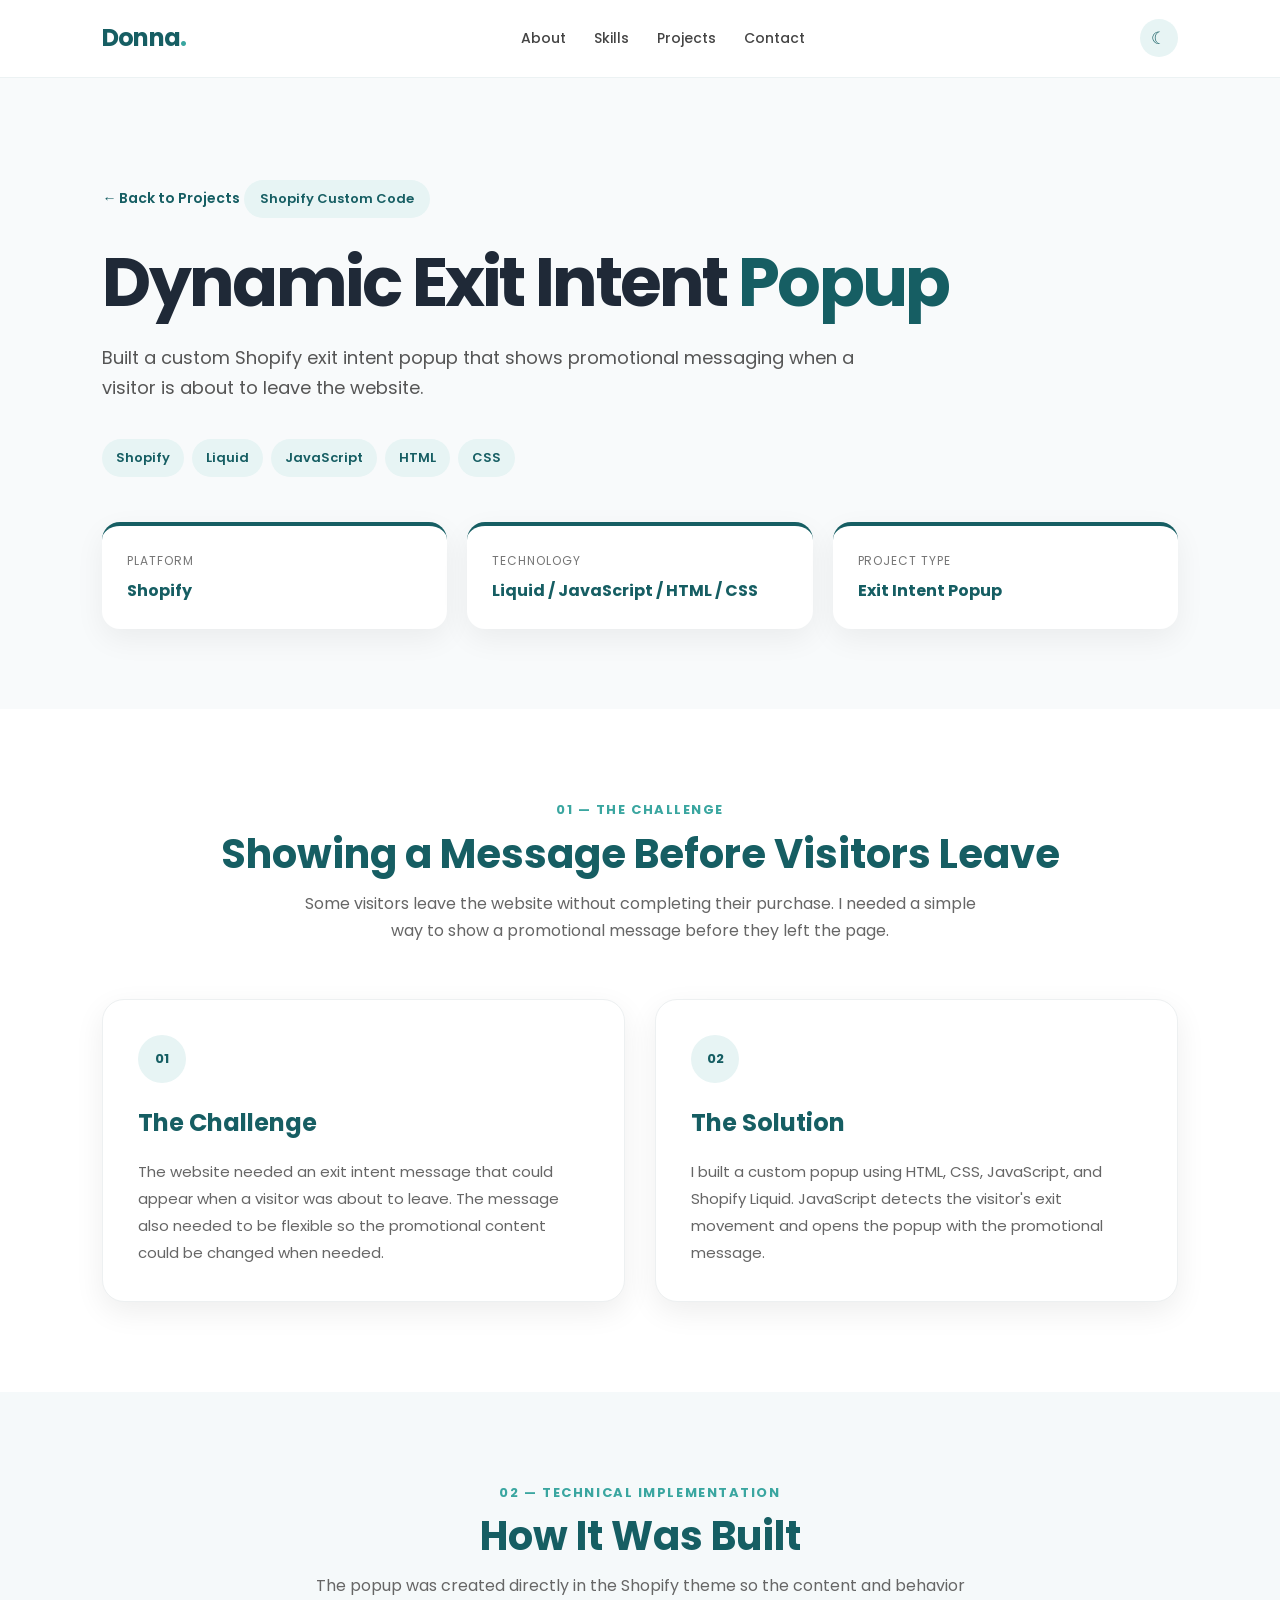
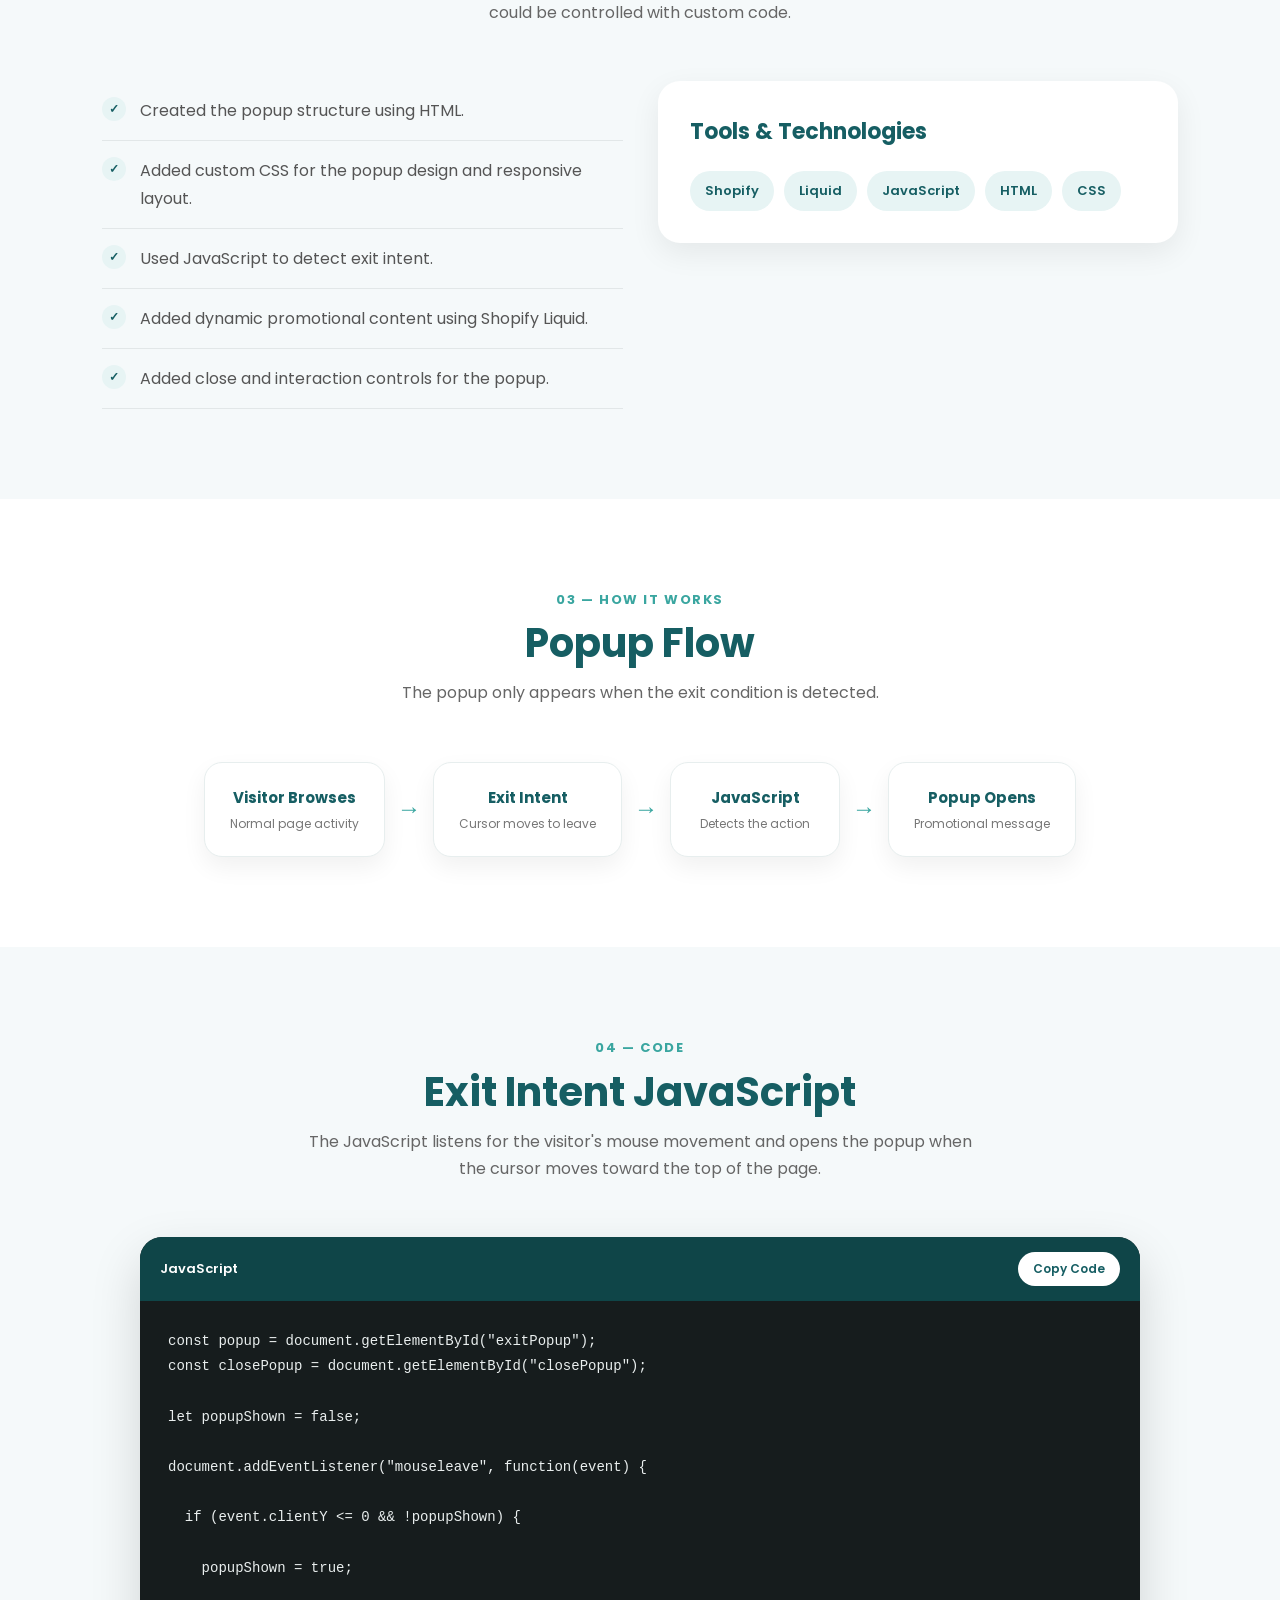
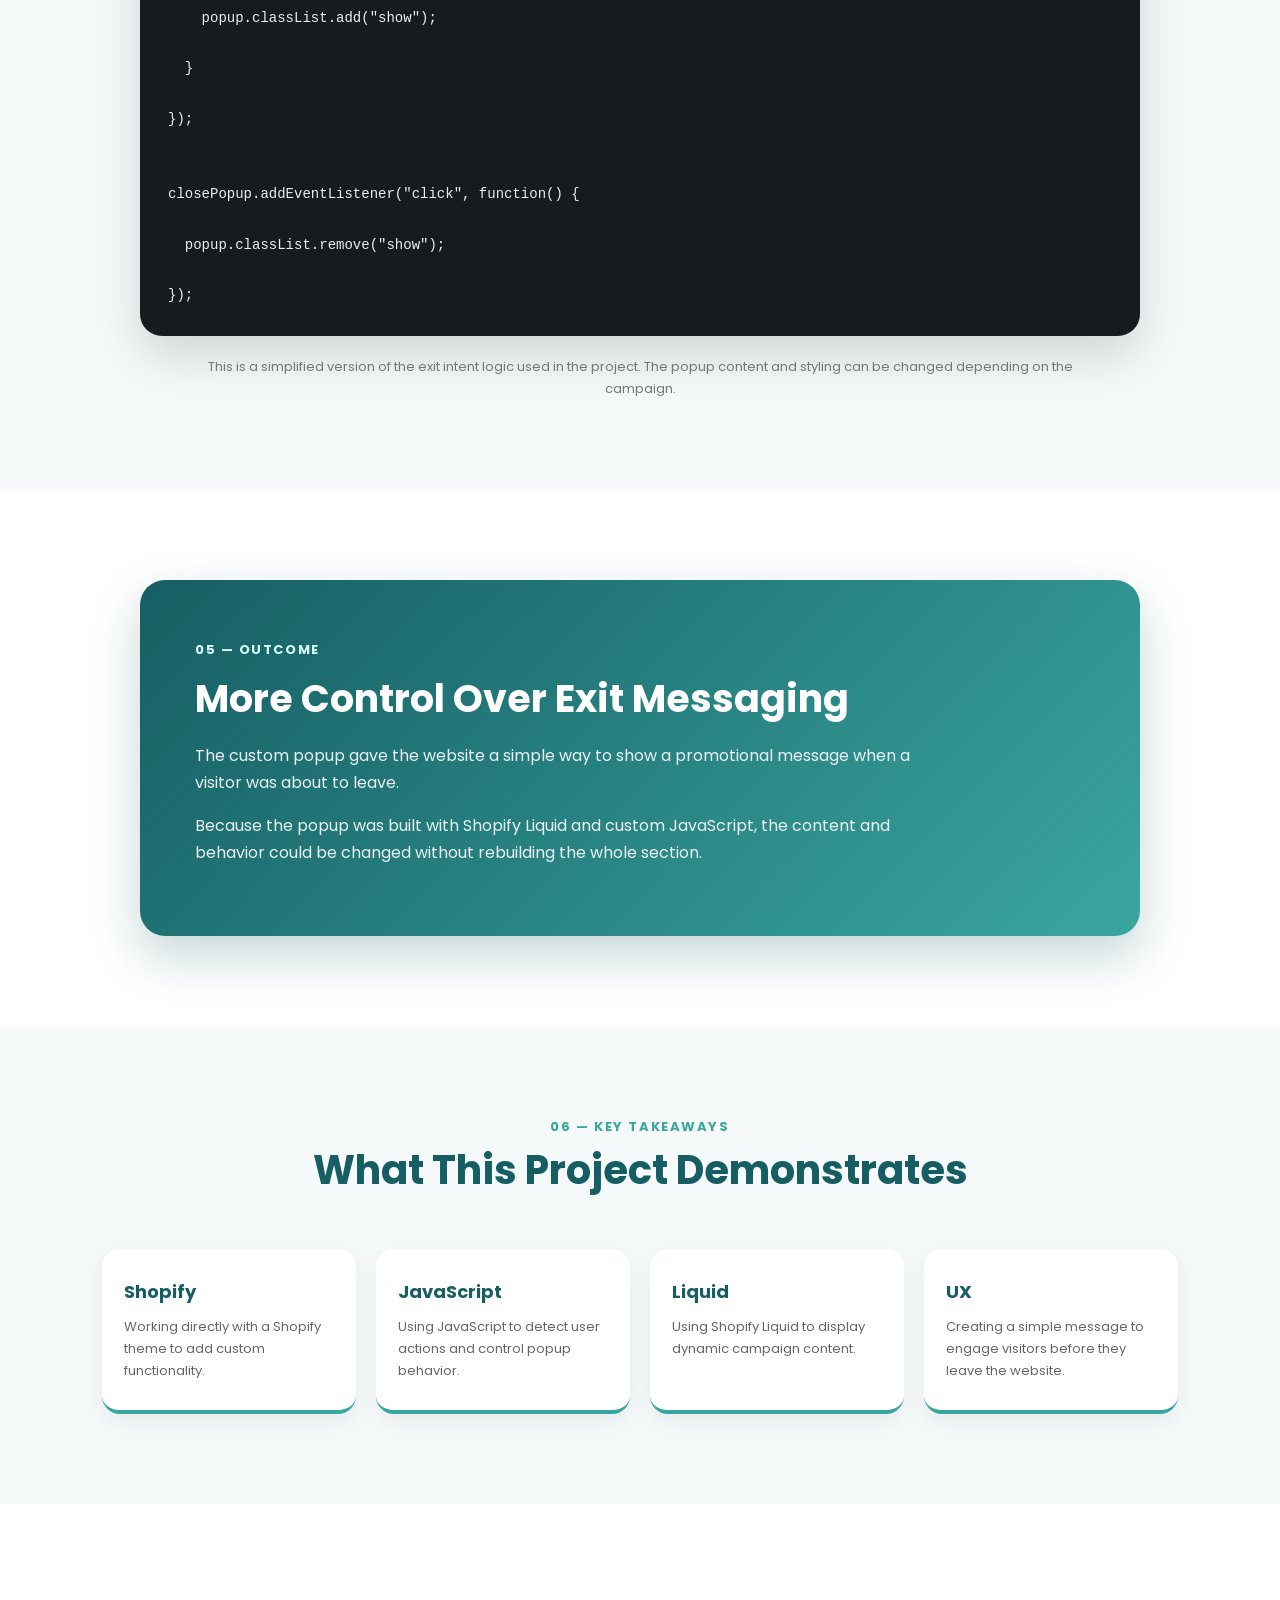
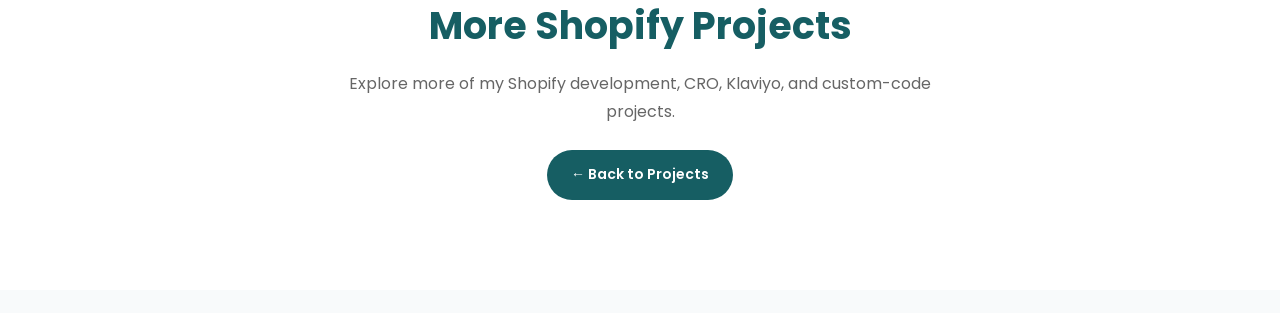
<file: exit-intent-popup.html>
<!DOCTYPE html>
<html lang="en">

<head>

  <meta charset="UTF-8">

  <meta
    name="viewport"
    content="width=device-width, initial-scale=1.0"
  >

  <title>
    Dynamic Exit Intent Popup | Donna De Villa
  </title>


  <!-- GOOGLE FONT -->

  <link rel="preconnect" href="https://fonts.googleapis.com">

  <link
    rel="preconnect"
    href="https://fonts.googleapis.com"
    crossorigin
  >

  <link
    href="https://fonts.googleapis.com/css2?family=Poppins:wght@300;400;500;600;700&display=swap"
    rel="stylesheet"
  >


  <style>

    /* =========================
       GLOBAL
    ========================= */

    * {
      margin: 0;
      padding: 0;
      box-sizing: border-box;
    }

    html {
      scroll-behavior: smooth;
    }

    body {
      font-family: 'Poppins', sans-serif;
      background: #F8FAFB;
      color: #333;
      line-height: 1.7;
    }

    a {
      text-decoration: none;
    }

    button {
      font-family: inherit;
    }


    /* =========================
       NAVBAR
    ========================= */

    header {
      position: fixed;
      top: 0;
      left: 0;
      width: 100%;
      z-index: 1000;
    }

    .navbar {
      width: 100%;
      padding: 18px 8%;

      display: flex;
      align-items: center;
      justify-content: space-between;

      background: rgba(255, 255, 255, .94);

      backdrop-filter: blur(12px);

      border-bottom:
        1px solid rgba(22, 94, 99, .08);
    }

    .logo {
      color: #165E63;
      font-size: 24px;
      font-weight: 700;
      letter-spacing: -.04em;
    }

    .logo span {
      color: #3AA6A0;
    }

    .nav-links {
      display: flex;
      align-items: center;
      gap: 28px;
    }

    .nav-links a {
      color: #444;
      font-size: 14px;
      font-weight: 500;
      transition: .3s ease;
    }

    .nav-links a:hover {
      color: #165E63;
    }

    .theme-toggle {
      width: 38px;
      height: 38px;

      display: flex;
      align-items: center;
      justify-content: center;

      background: #E7F4F4;
      color: #165E63;

      border: 0;
      border-radius: 50%;

      cursor: pointer;
      font-size: 17px;
    }


    /* =========================
       PAGE
    ========================= */

    .case-page {
      padding-top: 70px;
      background: #F8FAFB;
    }

    .case-page section {
      padding: 90px 8%;
    }

    .case-container {
      width: 100%;
      max-width: 1200px;
      margin: auto;
    }


    /* =========================
       HERO
    ========================= */

    .case-hero {
      padding:
        110px 8% 80px !important;

      background: #F8FAFB;
    }

    .case-back {
      display: inline-flex;
      align-items: center;
      gap: 8px;

      color: #165E63;

      font-size: 14px;
      font-weight: 600;

      margin-bottom: 35px;

      transition: .3s ease;
    }

    .case-back:hover {
      transform: translateX(-4px);
      color: #0F4548;
    }

    .case-label {
      display: inline-block;

      background: #E7F4F4;
      color: #165E63;

      padding: 8px 16px;

      border-radius: 50px;

      font-size: 13px;
      font-weight: 600;

      margin-bottom: 20px;
    }

    .case-hero h1 {
      max-width: 900px;

      color: #1f2937;

      font-size:
        clamp(42px, 6vw, 68px);

      line-height: 1.1;

      letter-spacing: -.04em;

      margin-bottom: 22px;
    }

    .case-hero h1 span {
      color: #165E63;
    }

    .case-intro {
      max-width: 760px;

      color: #555;

      font-size: 18px;

      margin-bottom: 35px;
    }


    /* =========================
       TAGS
    ========================= */

    .case-tags {
      display: flex;
      flex-wrap: wrap;
      gap: 8px;

      margin-bottom: 45px;
    }

    .case-tags span {
      background: #E7F4F4;
      color: #165E63;

      padding: 8px 14px;

      border-radius: 50px;

      font-size: 13px;
      font-weight: 600;
    }


    /* =========================
       META
    ========================= */

    .case-meta {
      display: grid;
      grid-template-columns: repeat(3, 1fr);
      gap: 20px;
    }

    .case-meta-card {
      background: #fff;

      padding: 25px;

      border-radius: 18px;

      border-top:
        4px solid #165E63;

      box-shadow:
        0 10px 30px rgba(0, 0, 0, .06);
    }

    .case-meta-card small {
      display: block;

      color: #777;

      font-size: 12px;

      text-transform: uppercase;

      letter-spacing: .08em;

      margin-bottom: 6px;
    }

    .case-meta-card strong {
      color: #165E63;
      font-size: 16px;
    }


    /* =========================
       SECTIONS
    ========================= */

    .case-section {
      background: #fff;
    }

    .case-section.alt {
      background: #F5F9FA;
    }

    .case-heading {
      text-align: center;
      margin-bottom: 55px;
    }

    .case-heading .number {
      display: block;

      color: #3AA6A0;

      font-size: 13px;

      font-weight: 700;

      letter-spacing: .12em;

      margin-bottom: 8px;
    }

    .case-heading h2 {
      color: #165E63;

      font-size: 40px;

      line-height: 1.2;

      margin-bottom: 12px;
    }

    .case-heading p {
      max-width: 680px;

      margin: auto;

      color: #666;
    }


    /* =========================
       TWO COLUMNS
    ========================= */

    .case-two-col {
      display: grid;

      grid-template-columns:
        repeat(2, 1fr);

      gap: 30px;
    }

    .case-card {
      background: #fff;

      padding: 35px;

      border-radius: 22px;

      border: 1px solid #edf0f1;

      box-shadow:
        0 10px 30px rgba(0, 0, 0, .07);

      transition: .3s ease;
    }

    .case-card:hover {
      transform: translateY(-6px);
    }

    .case-card .icon {
      width: 48px;
      height: 48px;

      display: flex;
      align-items: center;
      justify-content: center;

      background: #E7F4F4;

      color: #165E63;

      border-radius: 50%;

      font-size: 13px;
      font-weight: 700;

      margin-bottom: 20px;
    }

    .case-card h3 {
      color: #165E63;

      font-size: 24px;

      margin-bottom: 14px;
    }

    .case-card p {
      color: #666;

      font-size: 15px;

      line-height: 1.8;
    }


    /* =========================
       IMPLEMENTATION
    ========================= */

    .implementation-grid {
      display: grid;

      grid-template-columns:
        1fr 1fr;

      gap: 35px;

      align-items: start;
    }

    .implementation-list {
      list-style: none;
    }

    .implementation-list li {
      position: relative;

      padding:
        16px 0 16px 38px;

      border-bottom:
        1px solid #e2e7e8;

      color: #555;
    }

    .implementation-list li::before {
      content: "✓";

      position: absolute;

      left: 0;
      top: 16px;

      width: 24px;
      height: 24px;

      display: flex;
      align-items: center;
      justify-content: center;

      background: #E7F4F4;

      color: #165E63;

      border-radius: 50%;

      font-size: 12px;
      font-weight: 700;
    }

    .tech-panel {
      background: #fff;

      padding: 32px;

      border-radius: 22px;

      box-shadow:
        0 10px 30px rgba(0, 0, 0, .07);
    }

    .tech-panel h3 {
      color: #165E63;

      font-size: 22px;

      margin-bottom: 20px;
    }

    .tech-list {
      display: flex;
      flex-wrap: wrap;
      gap: 10px;
    }

    .tech-list span {
      background: #E7F4F4;

      color: #165E63;

      padding: 9px 15px;

      border-radius: 50px;

      font-size: 13px;

      font-weight: 600;
    }


    /* =========================
       FLOW
    ========================= */

    .case-flow {
      display: flex;

      align-items: center;

      justify-content: center;

      gap: 12px;

      flex-wrap: wrap;
    }

    .flow-item {
      min-width: 170px;

      background: #fff;

      padding: 22px 25px;

      border-radius: 18px;

      text-align: center;

      border:
        1px solid #e7eeee;

      box-shadow:
        0 10px 25px
        rgba(0, 0, 0, .06);
    }

    .flow-item strong {
      display: block;

      color: #165E63;

      font-size: 15px;
    }

    .flow-item small {
      display: block;

      color: #777;

      font-size: 12px;

      margin-top: 4px;
    }

    .flow-arrow {
      color: #3AA6A0;

      font-size: 24px;

      font-weight: 700;
    }


    /* =========================
       CODE
    ========================= */

    .code-intro {
      max-width: 750px;

      margin:
        0 auto 25px;

      text-align: center;

      color: #666;
    }

    .code-wrapper {
      max-width: 1000px;

      margin: auto;

      background: #161c1d;

      border-radius: 22px;

      overflow: hidden;

      box-shadow:
        0 20px 50px
        rgba(0, 0, 0, .15);
    }

    .code-header {
      display: flex;

      align-items: center;

      justify-content: space-between;

      padding: 15px 20px;

      background: #0F4548;

      color: #fff;
    }

    .code-header span {
      font-size: 13px;
      font-weight: 600;
    }

    .copy-code {
      border: 0;

      background: #fff;

      color: #165E63;

      padding: 8px 15px;

      border-radius: 20px;

      font-size: 12px;

      font-weight: 600;

      cursor: pointer;
    }

    .code-wrapper pre {
      margin: 0;

      padding: 28px;

      overflow-x: auto;

      color: #e9eeee;

      font-family:
        "Courier New",
        monospace;

      font-size: 14px;

      line-height: 1.8;
    }

    .code-note {
      max-width: 900px;

      margin:
        20px auto 0;

      color: #777;

      font-size: 13px;

      text-align: center;
    }


    /* =========================
       OUTCOME
    ========================= */

    .outcome-card {
      max-width: 1000px;

      margin: auto;

      padding: 55px;

      border-radius: 25px;

      background:
        linear-gradient(
          135deg,
          #165E63,
          #3AA6A0
        );

      color: #fff;

      box-shadow:
        0 20px 50px
        rgba(22, 94, 99, .25);
    }

    .outcome-card .number {
      color: #D9FFFF;

      font-size: 13px;

      font-weight: 700;

      letter-spacing: .12em;
    }

    .outcome-card h2 {
      color: #fff;

      font-size: 38px;

      line-height: 1.25;

      margin:
        12px 0 20px;
    }

    .outcome-card p {
      max-width: 760px;

      color:
        rgba(255, 255, 255, .9);

      margin-bottom: 15px;
    }


    /* =========================
       TAKEAWAYS
    ========================= */

    .takeaway-grid {
      display: grid;

      grid-template-columns:
        repeat(4, 1fr);

      gap: 20px;
    }

    .takeaway-card {
      background: #fff;

      padding: 28px 22px;

      border-radius: 18px;

      border-bottom:
        4px solid #3AA6A0;

      box-shadow:
        0 8px 25px
        rgba(0, 0, 0, .06);

      transition: .3s ease;
    }

    .takeaway-card:hover {
      transform: translateY(-6px);
    }

    .takeaway-card h3 {
      color: #165E63;

      font-size: 18px;

      margin-bottom: 8px;
    }

    .takeaway-card p {
      color: #666;

      font-size: 13px;

      line-height: 1.7;
    }


    /* =========================
       CTA
    ========================= */

    .case-cta {
      text-align: center;

      background: #fff;
    }

    .case-cta h2 {
      color: #165E63;

      font-size: 38px;

      margin-bottom: 12px;
    }

    .case-cta p {
      max-width: 650px;

      margin:
        0 auto 25px;

      color: #666;
    }

    .primary-btn {
      display: inline-flex;

      align-items: center;

      justify-content: center;

      padding: 13px 24px;

      background: #165E63;

      color: #fff;

      border-radius: 50px;

      font-size: 14px;

      font-weight: 600;

      transition: .3s ease;
    }

    .primary-btn:hover {
      background: #0F4548;

      transform: translateY(-3px);
    }


    /* =========================
       SCROLL PROGRESS
    ========================= */

    .scroll-progress {
      position: fixed;

      top: 0;
      left: 0;

      width: 0%;
      height: 3px;

      z-index: 2000;

      background:
        linear-gradient(
          90deg,
          #165E63,
          #3AA6A0
        );
    }


    /* =========================
       BACK TO TOP
    ========================= */

    .back-to-top {
      position: fixed;

      right: 25px;
      bottom: 25px;

      width: 45px;
      height: 45px;

      display: flex;
      align-items: center;
      justify-content: center;

      border: 0;

      border-radius: 50%;

      background: #165E63;
      color: #fff;

      font-size: 18px;

      cursor: pointer;

      opacity: 0;
      visibility: hidden;

      transform:
        translateY(15px);

      transition: .3s ease;

      z-index: 900;
    }

    .back-to-top.show {
      opacity: 1;
      visibility: visible;

      transform:
        translateY(0);
    }


    /* =========================
       DARK MODE
    ========================= */

    body.dark-mode {
      background: #121212;
      color: #eee;
    }

    body.dark-mode .navbar {
      background:
        rgba(23, 23, 23, .95);

      border-bottom-color:
        rgba(89, 199, 194, .1);
    }

    body.dark-mode .nav-links a {
      color: #ddd;
    }

    body.dark-mode .case-page {
      background: #121212;
    }

    body.dark-mode .case-hero,
    body.dark-mode .case-cta,
    body.dark-mode .case-section {
      background: #171717;
    }

    body.dark-mode .case-section.alt {
      background: #1A1A1A;
    }

    body.dark-mode .case-hero h1 {
      color: #fff;
    }

    body.dark-mode .case-intro,
    body.dark-mode .case-heading p,
    body.dark-mode .case-card p,
    body.dark-mode .implementation-list li,
    body.dark-mode .case-cta p {
      color: #d0d0d0;
    }

    body.dark-mode .case-back {
      color: #59C7C2;
    }

    body.dark-mode .case-heading h2,
    body.dark-mode .case-card h3,
    body.dark-mode .tech-panel h3,
    body.dark-mode .takeaway-card h3,
    body.dark-mode .case-cta h2 {
      color: #59C7C2;
    }

    body.dark-mode .case-meta-card,
    body.dark-mode .case-card,
    body.dark-mode .tech-panel,
    body.dark-mode .flow-item,
    body.dark-mode .takeaway-card {
      background: #222;

      border-color: #333;
    }

    body.dark-mode .case-meta-card small,
    body.dark-mode .flow-item small {
      color: #aaa;
    }

    body.dark-mode .implementation-list li {
      border-bottom-color: #333;
    }

    body.dark-mode .theme-toggle {
      background: #333;
      color: #59C7C2;
    }


    /* =========================
       MOBILE
    ========================= */

    @media (max-width: 900px) {

      .case-meta {
        grid-template-columns: 1fr;
      }

      .implementation-grid {
        grid-template-columns: 1fr;
      }

      .takeaway-grid {
        grid-template-columns:
          repeat(2, 1fr);
      }

    }


    @media (max-width: 768px) {

      .navbar {
        padding:
          15px 6%;
      }

      .nav-links {
        display: none;
      }

      .case-page section {
        padding:
          70px 6%;
      }

      .case-hero {
        padding:
          90px 6% 65px !important;
      }

      .case-two-col {
        grid-template-columns: 1fr;
      }

      .case-hero h1 {
        font-size: 42px;
      }

      .case-heading h2 {
        font-size: 32px;
      }

      .case-intro {
        font-size: 16px;
      }

      .outcome-card {
        padding: 35px 25px;
      }

      .outcome-card h2 {
        font-size: 30px;
      }

      .takeaway-grid {
        grid-template-columns: 1fr;
      }

      .case-flow {
        flex-direction: column;
      }

      .flow-arrow {
        transform:
          rotate(90deg);
      }

      .flow-item {
        width: 100%;
      }

      .code-wrapper pre {
        font-size: 12px;
      }

      .back-to-top {
        right: 18px;
        bottom: 18px;
      }

    }

  </style>

</head>


<body>


  <!-- =========================
       NAVBAR
  ========================= -->

  <header>

    <div class="navbar">

      <a
        href="index.html"
        class="logo"
      >
        Donna<span>.</span>
      </a>


      <nav class="nav-links">

        <a href="index.html#about">
          About
        </a>

        <a href="index.html#skills">
          Skills
        </a>

        <a href="index.html#projects">
          Projects
        </a>

        <a href="index.html#contact">
          Contact
        </a>

      </nav>


      <button
        class="theme-toggle"
        id="themeToggle"
        type="button"
        aria-label="Toggle dark mode"
      >
        ☾
      </button>

    </div>

  </header>



  <!-- =========================
       MAIN
  ========================= -->

  <main class="case-page">


    <!-- HERO -->

    <section class="case-hero">

      <div class="case-container">

        <a
          href="index.html#projects"
          class="case-back"
        >
          ← Back to Projects
        </a>


        <span class="case-label">
          Shopify Custom Code
        </span>


        <h1>
          Dynamic Exit Intent
          <span>Popup</span>
        </h1>


        <p class="case-intro">

          Built a custom Shopify exit intent popup
          that shows promotional messaging when a
          visitor is about to leave the website.

        </p>


        <div class="case-tags">

          <span>Shopify</span>

          <span>Liquid</span>

          <span>JavaScript</span>

          <span>HTML</span>

          <span>CSS</span>

        </div>


        <div class="case-meta">


          <div class="case-meta-card">

            <small>
              Platform
            </small>

            <strong>
              Shopify
            </strong>

          </div>


          <div class="case-meta-card">

            <small>
              Technology
            </small>

            <strong>
              Liquid / JavaScript / HTML / CSS
            </strong>

          </div>


          <div class="case-meta-card">

            <small>
              Project Type
            </small>

            <strong>
              Exit Intent Popup
            </strong>

          </div>


        </div>

      </div>

    </section>



    <!-- CHALLENGE -->

    <section class="case-section">

      <div class="case-container">


        <div class="case-heading">

          <span class="number">
            01 — THE CHALLENGE
          </span>

          <h2>
            Showing a Message Before Visitors Leave
          </h2>

          <p>

            Some visitors leave the website without
            completing their purchase. I needed a simple
            way to show a promotional message before
            they left the page.

          </p>

        </div>


        <div class="case-two-col">


          <div class="case-card">

            <div class="icon">
              01
            </div>

            <h3>
              The Challenge
            </h3>

            <p>

              The website needed an exit intent message
              that could appear when a visitor was about
              to leave. The message also needed to be
              flexible so the promotional content could
              be changed when needed.

            </p>

          </div>


          <div class="case-card">

            <div class="icon">
              02
            </div>

            <h3>
              The Solution
            </h3>

            <p>

              I built a custom popup using HTML, CSS,
              JavaScript, and Shopify Liquid. JavaScript
              detects the visitor's exit movement and
              opens the popup with the promotional
              message.

            </p>

          </div>


        </div>

      </div>

    </section>



    <!-- IMPLEMENTATION -->

    <section class="case-section alt">

      <div class="case-container">


        <div class="case-heading">

          <span class="number">
            02 — TECHNICAL IMPLEMENTATION
          </span>

          <h2>
            How It Was Built
          </h2>

          <p>

            The popup was created directly in the Shopify
            theme so the content and behavior could be
            controlled with custom code.

          </p>

        </div>


        <div class="implementation-grid">


          <div>

            <ul class="implementation-list">

              <li>
                Created the popup structure using HTML.
              </li>

              <li>
                Added custom CSS for the popup design
                and responsive layout.
              </li>

              <li>
                Used JavaScript to detect exit intent.
              </li>

              <li>
                Added dynamic promotional content
                using Shopify Liquid.
              </li>

              <li>
                Added close and interaction controls
                for the popup.
              </li>

            </ul>

          </div>


          <div class="tech-panel">

            <h3>
              Tools & Technologies
            </h3>

            <div class="tech-list">

              <span>
                Shopify
              </span>

              <span>
                Liquid
              </span>

              <span>
                JavaScript
              </span>

              <span>
                HTML
              </span>

              <span>
                CSS
              </span>

            </div>

          </div>


        </div>

      </div>

    </section>



    <!-- FLOW -->

    <section class="case-section">

      <div class="case-container">


        <div class="case-heading">

          <span class="number">
            03 — HOW IT WORKS
          </span>

          <h2>
            Popup Flow
          </h2>

          <p>

            The popup only appears when the exit
            condition is detected.

          </p>

        </div>


        <div class="case-flow">


          <div class="flow-item">

            <strong>
              Visitor Browses
            </strong>

            <small>
              Normal page activity
            </small>

          </div>


          <div class="flow-arrow">
            →
          </div>


          <div class="flow-item">

            <strong>
              Exit Intent
            </strong>

            <small>
              Cursor moves to leave
            </small>

          </div>


          <div class="flow-arrow">
            →
          </div>


          <div class="flow-item">

            <strong>
              JavaScript
            </strong>

            <small>
              Detects the action
            </small>

          </div>


          <div class="flow-arrow">
            →
          </div>


          <div class="flow-item">

            <strong>
              Popup Opens
            </strong>

            <small>
              Promotional message
            </small>

          </div>


        </div>

      </div>

    </section>



    <!-- CODE -->

    <section class="case-section alt">

      <div class="case-container">


        <div class="case-heading">

          <span class="number">
            04 — CODE
          </span>

          <h2>
            Exit Intent JavaScript
          </h2>

          <p class="code-intro">

            The JavaScript listens for the visitor's
            mouse movement and opens the popup when
            the cursor moves toward the top of the page.

          </p>

        </div>


        <div class="code-wrapper">


          <div class="code-header">

            <span>
              JavaScript
            </span>

            <button
              class="copy-code"
              id="copyCode"
              type="button"
            >
              Copy Code
            </button>

          </div>


          <pre id="codeBlock"><code>const popup = document.getElementById("exitPopup");
const closePopup = document.getElementById("closePopup");

let popupShown = false;

document.addEventListener("mouseleave", function(event) {

  if (event.clientY <= 0 && !popupShown) {

    popupShown = true;

    popup.classList.add("show");

  }

});


closePopup.addEventListener("click", function() {

  popup.classList.remove("show");

});</code></pre>


        </div>


        <p class="code-note">

          This is a simplified version of the exit
          intent logic used in the project. The popup
          content and styling can be changed depending
          on the campaign.

        </p>


      </div>

    </section>



    <!-- OUTCOME -->

    <section class="case-section">

      <div class="case-container">


        <div class="outcome-card">


          <span class="number">
            05 — OUTCOME
          </span>


          <h2>
            More Control Over Exit Messaging
          </h2>


          <p>

            The custom popup gave the website a simple
            way to show a promotional message when a
            visitor was about to leave.

          </p>


          <p>

            Because the popup was built with Shopify
            Liquid and custom JavaScript, the content
            and behavior could be changed without
            rebuilding the whole section.

          </p>


        </div>

      </div>

    </section>



    <!-- TAKEAWAYS -->

    <section class="case-section alt">

      <div class="case-container">


        <div class="case-heading">

          <span class="number">
            06 — KEY TAKEAWAYS
          </span>


          <h2>
            What This Project Demonstrates
          </h2>

        </div>


        <div class="takeaway-grid">


          <div class="takeaway-card">

            <h3>
              Shopify
            </h3>

            <p>

              Working directly with a Shopify theme
              to add custom functionality.

            </p>

          </div>


          <div class="takeaway-card">

            <h3>
              JavaScript
            </h3>

            <p>

              Using JavaScript to detect user actions
              and control popup behavior.

            </p>

          </div>


          <div class="takeaway-card">

            <h3>
              Liquid
            </h3>

            <p>

              Using Shopify Liquid to display
              dynamic campaign content.

            </p>

          </div>


          <div class="takeaway-card">

            <h3>
              UX
            </h3>

            <p>

              Creating a simple message to engage
              visitors before they leave the website.

            </p>

          </div>


        </div>

      </div>

    </section>



    <!-- CTA -->

    <section class="case-cta">

      <div class="case-container">


        <h2>
          More Shopify Projects
        </h2>


        <p>

          Explore more of my Shopify development,
          CRO, Klaviyo, and custom-code projects.

        </p>


        <a
          href="index.html#projects"
          class="primary-btn"
        >
          ← Back to Projects
        </a>


      </div>

    </section>


  </main>



  <!-- SCROLL PROGRESS -->

  <div
    class="scroll-progress"
    id="scrollProgress"
  ></div>



  <!-- BACK TO TOP -->

  <button
    class="back-to-top"
    id="backToTop"
    type="button"
    aria-label="Back to top"
  >
    ↑
  </button>



  <!-- JAVASCRIPT -->

  <script>


    /* =========================
       DARK MODE
    ========================= */

    const themeToggle =
      document.getElementById("themeToggle");

    const savedTheme =
      localStorage.getItem("theme");


    if (savedTheme === "dark") {

      document.body.classList.add("dark-mode");

      themeToggle.textContent = "☀";

    }


    themeToggle.addEventListener(
      "click",
      function() {

        document.body.classList.toggle(
          "dark-mode"
        );

        const isDark =
          document.body.classList.contains(
            "dark-mode"
          );

        localStorage.setItem(
          "theme",
          isDark ? "dark" : "light"
        );

        themeToggle.textContent =
          isDark ? "☀" : "☾";

      }
    );



    /* =========================
       COPY CODE
    ========================= */

    const copyButton =
      document.getElementById("copyCode");

    const codeBlock =
      document.getElementById("codeBlock");


    copyButton.addEventListener(
      "click",
      async function() {

        try {

          await navigator.clipboard.writeText(
            codeBlock.innerText
          );

          copyButton.textContent =
            "Copied!";

          setTimeout(
            function() {

              copyButton.textContent =
                "Copy Code";

            },
            1500
          );

        } catch (error) {

          copyButton.textContent =
            "Copy Failed";

        }

      }
    );



    /* =========================
       SCROLL PROGRESS
    ========================= */

    const scrollProgress =
      document.getElementById(
        "scrollProgress"
      );


    function updateScrollProgress() {

      const scrollTop =
        window.scrollY;

      const documentHeight =
        document.documentElement.scrollHeight -
        document.documentElement.clientHeight;

      const progress =
        documentHeight > 0
          ? (scrollTop / documentHeight) * 100
          : 0;

      scrollProgress.style.width =
        progress + "%";

    }


    window.addEventListener(
      "scroll",
      updateScrollProgress
    );

    updateScrollProgress();



    /* =========================
       BACK TO TOP
    ========================= */

    const backToTop =
      document.getElementById(
        "backToTop"
      );


    window.addEventListener(
      "scroll",
      function() {

        if (window.scrollY > 500) {

          backToTop.classList.add("show");

        } else {

          backToTop.classList.remove("show");

        }

      }
    );


    backToTop.addEventListener(
      "click",
      function() {

        window.scrollTo({

          top: 0,

          behavior: "smooth"

        });

      }
    );



    /* =========================
       NAVBAR SHADOW
    ========================= */

    const navbar =
      document.querySelector(
        ".navbar"
      );


    window.addEventListener(
      "scroll",
      function() {

        if (window.scrollY > 30) {

          navbar.style.boxShadow =
            "0 8px 30px rgba(0,0,0,.06)";

        } else {

          navbar.style.boxShadow =
            "none";

        }

      }
    );

  </script>


</body>

</html>
</file>
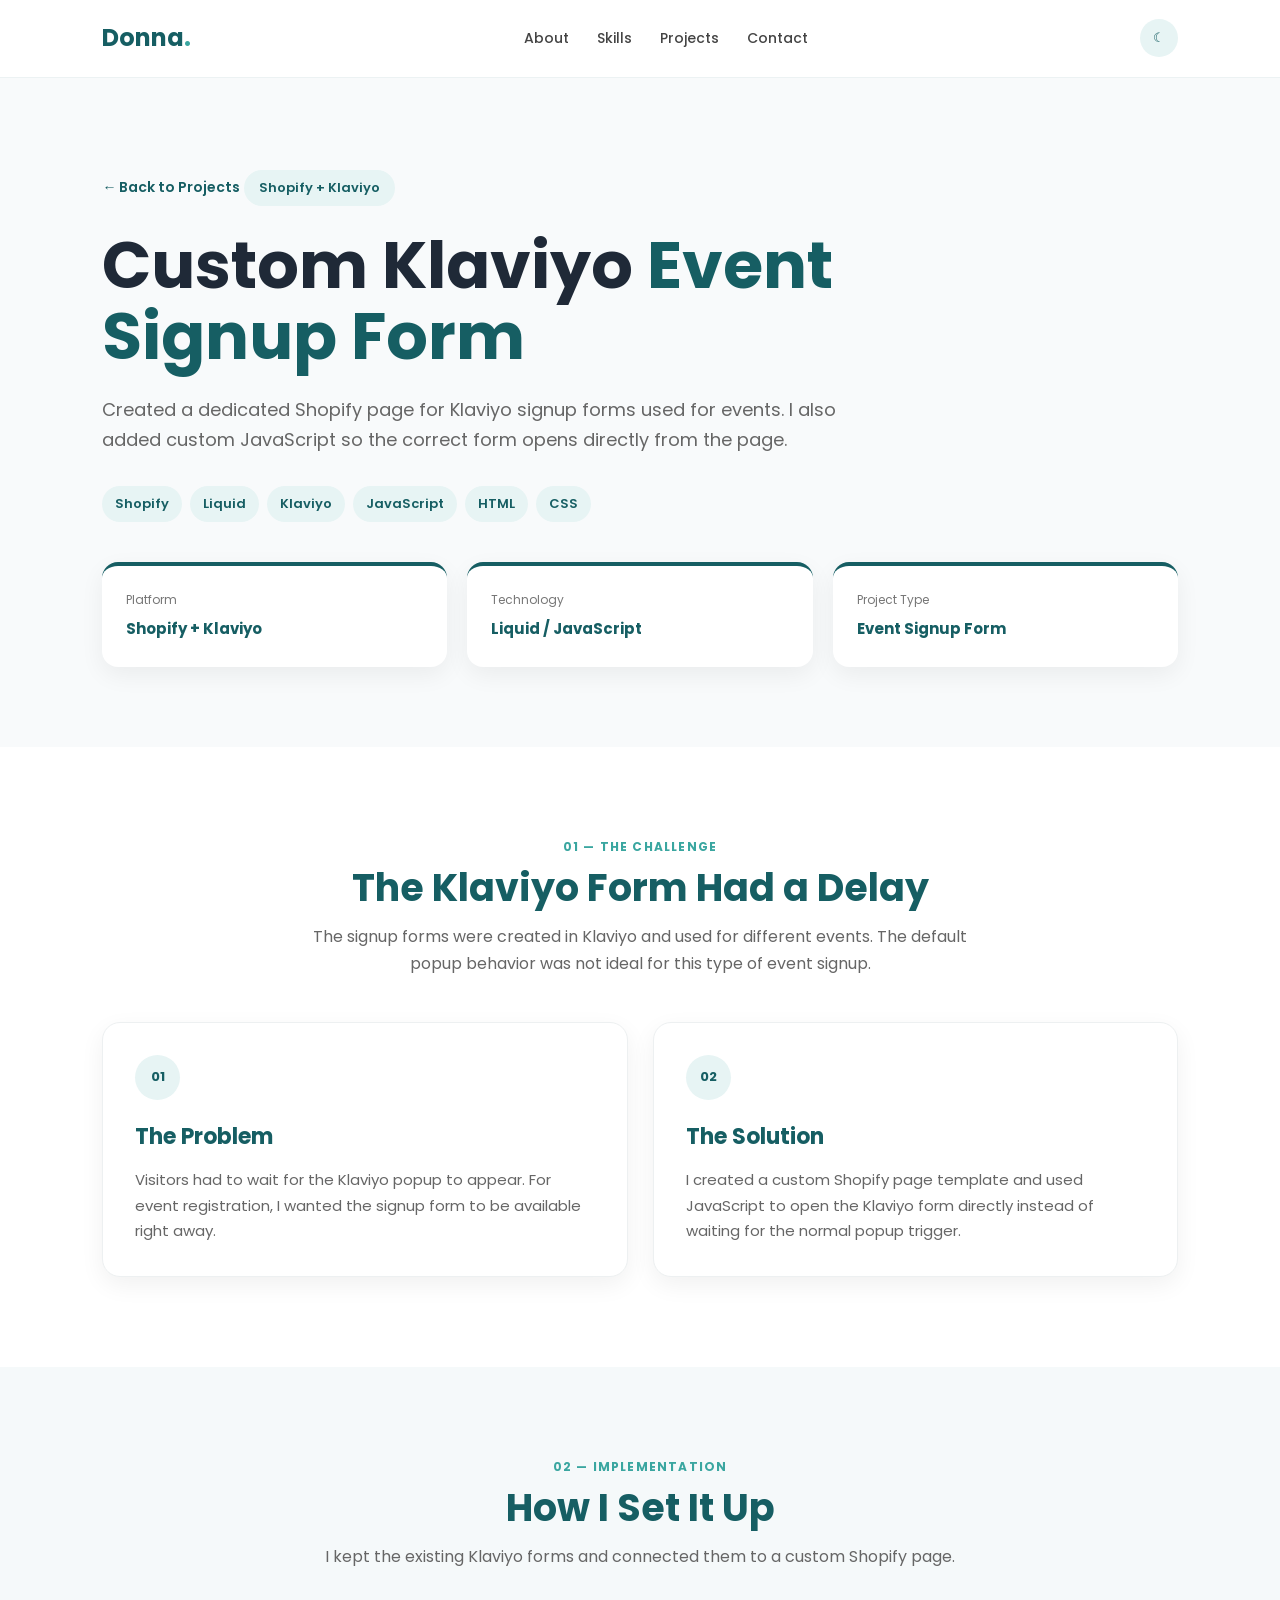
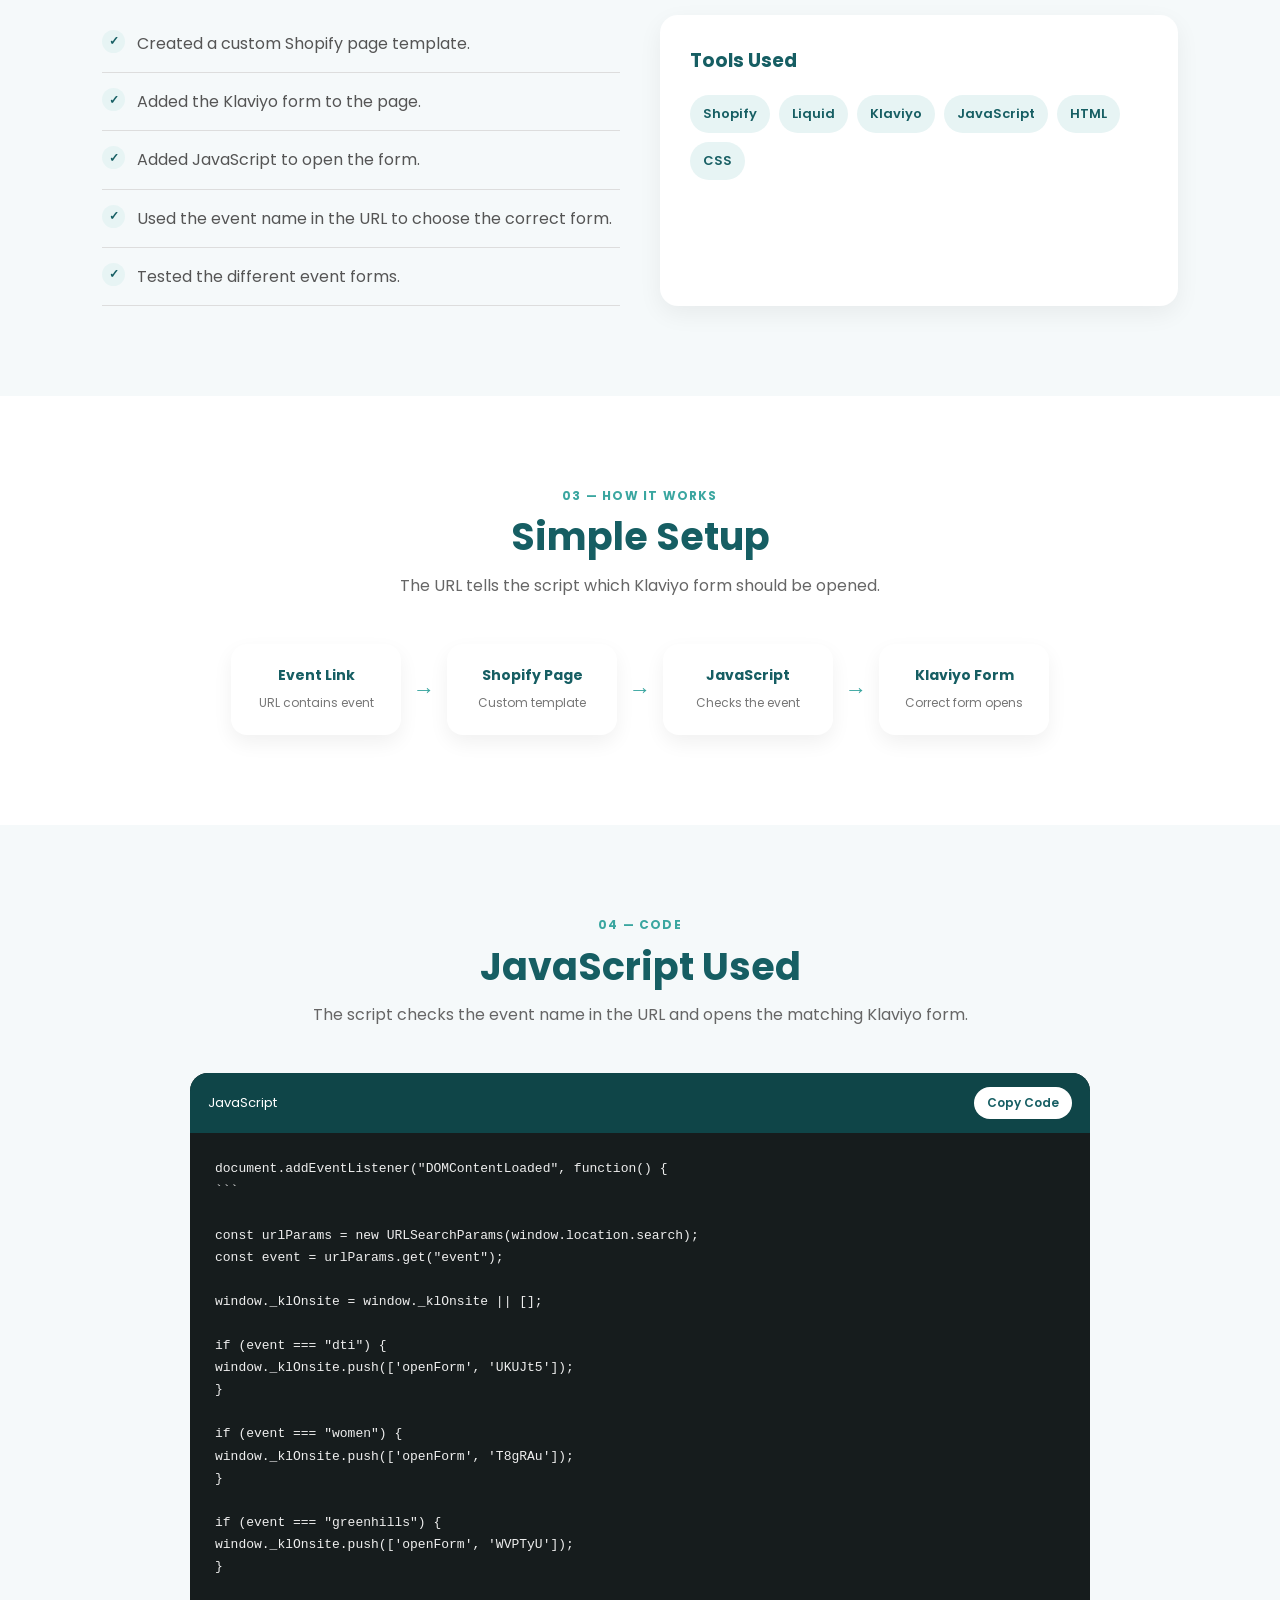
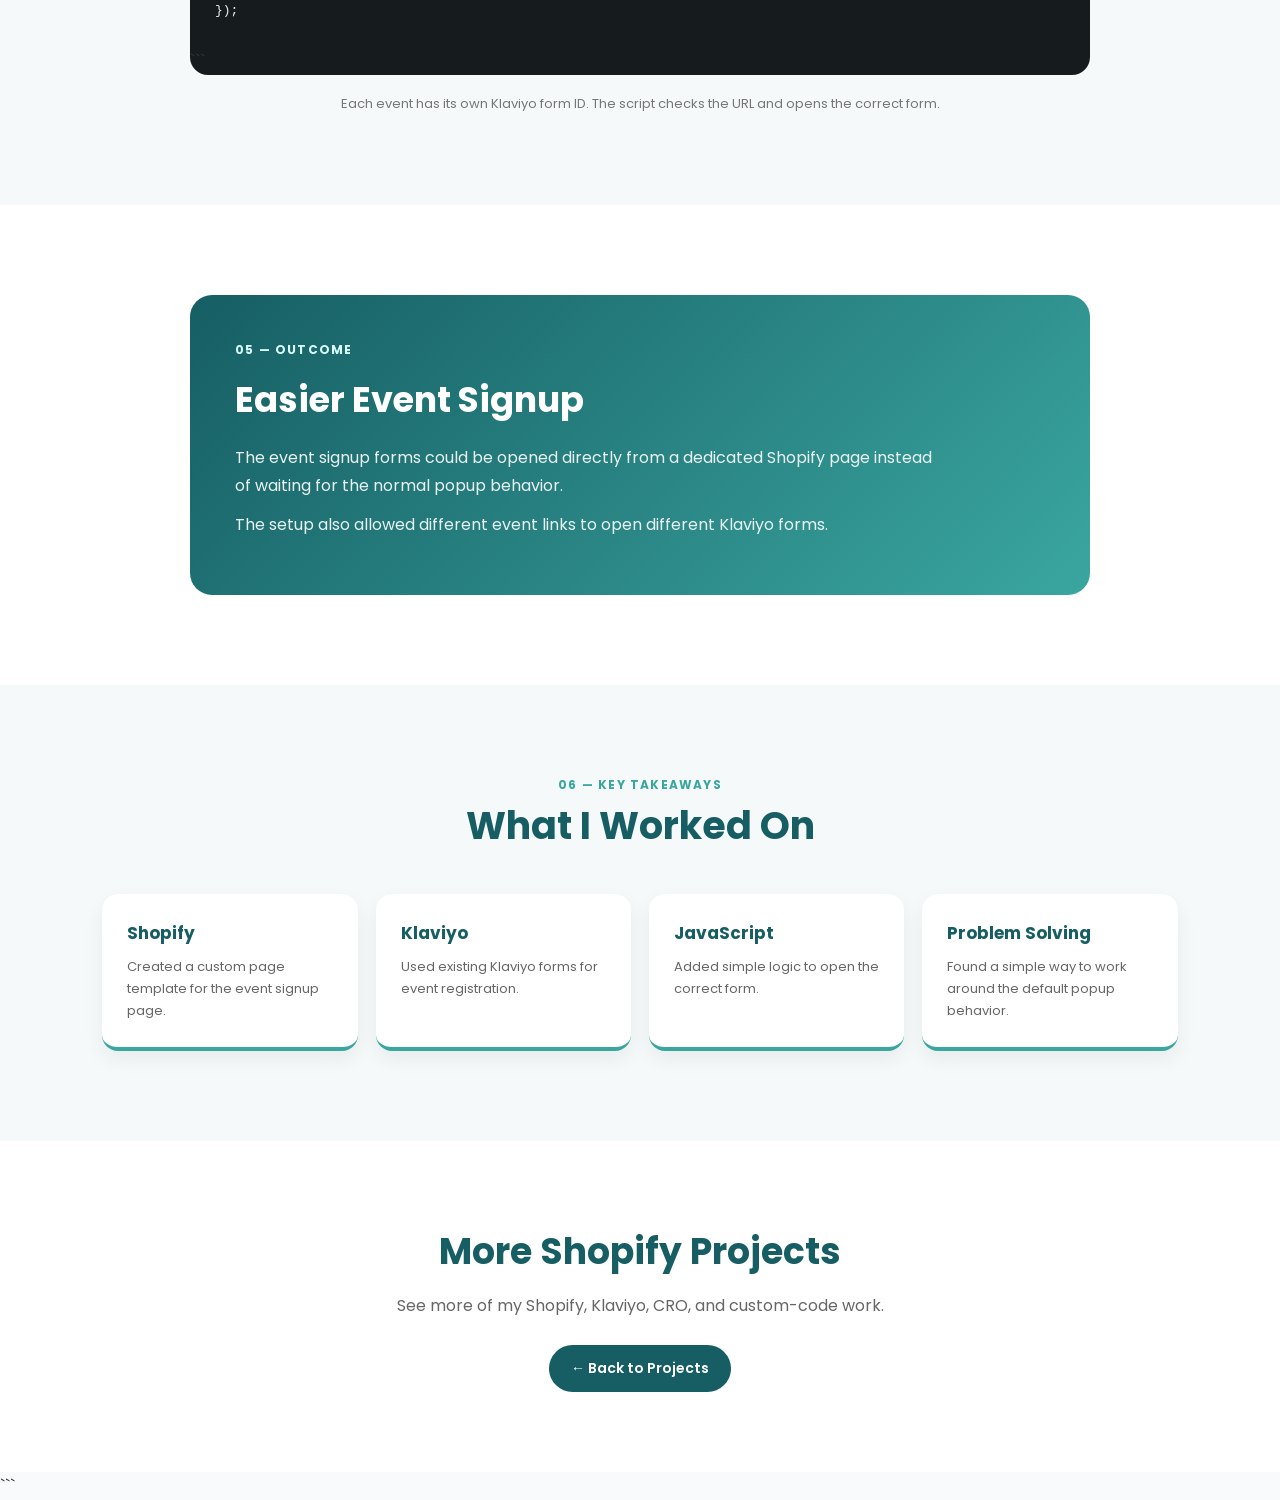
<file: klaviyo-popup.html>
<!DOCTYPE html>

<html lang="en">

<head>

  <meta charset="UTF-8">

  <meta name="viewport" content="width=device-width, initial-scale=1.0">

  <title>Custom Klaviyo Event Signup Form | Donna De Villa</title>

  <link rel="preconnect" href="https://fonts.googleapis.com">

  <link rel="preconnect" href="https://fonts.gstatic.com" crossorigin>

  <link
    href="https://fonts.googleapis.com/css2?family=Poppins:wght@300;400;500;600;700&display=swap"
    rel="stylesheet"
  >

  <style>

    * {
      margin: 0;
      padding: 0;
      box-sizing: border-box;
    }

    html {
      scroll-behavior: smooth;
    }

    body {
      font-family: 'Poppins', sans-serif;
      background: #F8FAFB;
      color: #333;
      line-height: 1.7;
    }

    a {
      text-decoration: none;
    }

    button {
      font-family: inherit;
    }

    /* NAVBAR */

    header {
      position: fixed;
      top: 0;
      left: 0;
      width: 100%;
      z-index: 1000;
    }

    .navbar {
      padding: 18px 8%;
      display: flex;
      align-items: center;
      justify-content: space-between;
      background: rgba(255,255,255,.95);
      backdrop-filter: blur(10px);
      border-bottom: 1px solid rgba(22,94,99,.08);
    }

    .logo {
      color: #165E63;
      font-size: 24px;
      font-weight: 700;
    }

    .logo span {
      color: #3AA6A0;
    }

    .nav-links {
      display: flex;
      gap: 28px;
    }

    .nav-links a {
      color: #444;
      font-size: 14px;
      font-weight: 500;
    }

    .nav-links a:hover {
      color: #165E63;
    }

    .theme-toggle {
      width: 38px;
      height: 38px;
      border: 0;
      border-radius: 50%;
      background: #E7F4F4;
      color: #165E63;
      cursor: pointer;
    }

    /* GENERAL */

    .case-page {
      padding-top: 70px;
    }

    .case-container {
      max-width: 1100px;
      margin: auto;
    }

    .case-section {
      padding: 90px 8%;
      background: #fff;
    }

    .case-section.alt {
      background: #F5F9FA;
    }

    /* HERO */

    .case-hero {
      padding: 100px 8% 80px;
      background: #F8FAFB;
    }

    .case-back {
      display: inline-block;
      color: #165E63;
      font-size: 14px;
      font-weight: 600;
      margin-bottom: 30px;
    }

    .case-label {
      display: inline-block;
      padding: 7px 15px;
      margin-bottom: 18px;
      border-radius: 30px;
      background: #E7F4F4;
      color: #165E63;
      font-size: 13px;
      font-weight: 600;
    }

    .case-hero h1 {
      max-width: 850px;
      color: #1f2937;
      font-size: clamp(42px, 6vw, 65px);
      line-height: 1.1;
      margin-bottom: 22px;
    }

    .case-hero h1 span {
      color: #165E63;
    }

    .case-intro {
      max-width: 750px;
      color: #666;
      font-size: 18px;
      margin-bottom: 30px;
    }

    .case-tags {
      display: flex;
      flex-wrap: wrap;
      gap: 8px;
      margin-bottom: 40px;
    }

    .case-tags span {
      padding: 7px 13px;
      border-radius: 30px;
      background: #E7F4F4;
      color: #165E63;
      font-size: 13px;
      font-weight: 600;
    }

    .case-meta {
      display: grid;
      grid-template-columns: repeat(3,1fr);
      gap: 20px;
    }

    .case-meta-card {
      padding: 24px;
      background: #fff;
      border-radius: 16px;
      border-top: 4px solid #165E63;
      box-shadow: 0 8px 25px rgba(0,0,0,.06);
    }

    .case-meta-card small {
      display: block;
      color: #777;
      font-size: 12px;
      margin-bottom: 5px;
    }

    .case-meta-card strong {
      color: #165E63;
      font-size: 15px;
    }

    /* HEADINGS */

    .case-heading {
      text-align: center;
      margin-bottom: 45px;
    }

    .number {
      display: block;
      color: #3AA6A0;
      font-size: 12px;
      font-weight: 700;
      letter-spacing: .1em;
      margin-bottom: 8px;
    }

    .case-heading h2 {
      color: #165E63;
      font-size: 38px;
      line-height: 1.2;
      margin-bottom: 12px;
    }

    .case-heading p {
      max-width: 680px;
      margin: auto;
      color: #666;
    }

    /* CARDS */

    .two-col {
      display: grid;
      grid-template-columns: repeat(2,1fr);
      gap: 25px;
    }

    .case-card {
      padding: 32px;
      background: #fff;
      border: 1px solid #edf0f1;
      border-radius: 18px;
      box-shadow: 0 8px 25px rgba(0,0,0,.06);
    }

    .case-card .icon {
      width: 45px;
      height: 45px;
      display: flex;
      align-items: center;
      justify-content: center;
      margin-bottom: 18px;
      border-radius: 50%;
      background: #E7F4F4;
      color: #165E63;
      font-size: 13px;
      font-weight: 700;
    }

    .case-card h3 {
      color: #165E63;
      font-size: 22px;
      margin-bottom: 12px;
    }

    .case-card p {
      color: #666;
      font-size: 15px;
    }

    /* IMPLEMENTATION */

    .implementation {
      display: grid;
      grid-template-columns: 1fr 1fr;
      gap: 40px;
    }

    .steps {
      list-style: none;
    }

    .steps li {
      padding: 15px 0 15px 35px;
      border-bottom: 1px solid #ddd;
      position: relative;
      color: #555;
    }

    .steps li::before {
      content: "✓";
      position: absolute;
      left: 0;
      top: 15px;
      width: 23px;
      height: 23px;
      display: flex;
      align-items: center;
      justify-content: center;
      border-radius: 50%;
      background: #E7F4F4;
      color: #165E63;
      font-size: 12px;
      font-weight: 700;
    }

    .tech-box {
      padding: 30px;
      background: #fff;
      border-radius: 18px;
      box-shadow: 0 8px 25px rgba(0,0,0,.06);
    }

    .tech-box h3 {
      color: #165E63;
      margin-bottom: 18px;
    }

    .tech-list {
      display: flex;
      flex-wrap: wrap;
      gap: 9px;
    }

    .tech-list span {
      padding: 8px 13px;
      background: #E7F4F4;
      color: #165E63;
      border-radius: 30px;
      font-size: 13px;
      font-weight: 600;
    }

    /* FLOW */

    .flow {
      display: flex;
      align-items: center;
      justify-content: center;
      gap: 12px;
      flex-wrap: wrap;
    }

    .flow-item {
      min-width: 170px;
      padding: 20px;
      text-align: center;
      background: #fff;
      border-radius: 16px;
      box-shadow: 0 8px 20px rgba(0,0,0,.06);
    }

    .flow-item strong {
      display: block;
      color: #165E63;
      font-size: 14px;
    }

    .flow-item small {
      color: #777;
      font-size: 12px;
    }

    .flow-arrow {
      color: #3AA6A0;
      font-size: 22px;
    }

    /* CODE */

    .code-box {
      max-width: 900px;
      margin: auto;
      background: #161c1d;
      border-radius: 18px;
      overflow: hidden;
    }

    .code-header {
      padding: 14px 18px;
      display: flex;
      justify-content: space-between;
      align-items: center;
      background: #0F4548;
      color: #fff;
      font-size: 13px;
    }

    .copy-code {
      border: 0;
      padding: 7px 13px;
      border-radius: 20px;
      background: #fff;
      color: #165E63;
      cursor: pointer;
      font-size: 12px;
      font-weight: 600;
    }

    .code-box pre {
      margin: 0;
      padding: 25px;
      overflow-x: auto;
      color: #eee;
      font-size: 13px;
      line-height: 1.7;
    }

    .code-note {
      max-width: 800px;
      margin: 18px auto 0;
      text-align: center;
      color: #777;
      font-size: 13px;
    }

    /* OUTCOME */

    .outcome {
      max-width: 900px;
      margin: auto;
      padding: 45px;
      border-radius: 22px;
      background: linear-gradient(135deg,#165E63,#3AA6A0);
      color: #fff;
    }

    .outcome .number {
      color: #D9FFFF;
    }

    .outcome h2 {
      margin: 10px 0 15px;
      color: #fff;
      font-size: 35px;
    }

    .outcome p {
      max-width: 700px;
      color: rgba(255,255,255,.9);
      margin-bottom: 12px;
    }

    /* TAKEAWAYS */

    .takeaways {
      display: grid;
      grid-template-columns: repeat(4,1fr);
      gap: 18px;
    }

    .takeaway {
      padding: 25px;
      background: #fff;
      border-radius: 16px;
      border-bottom: 4px solid #3AA6A0;
      box-shadow: 0 8px 20px rgba(0,0,0,.06);
    }

    .takeaway h3 {
      color: #165E63;
      font-size: 17px;
      margin-bottom: 8px;
    }

    .takeaway p {
      color: #666;
      font-size: 13px;
    }

    /* CTA */

    .case-cta {
      padding: 80px 8%;
      text-align: center;
      background: #fff;
    }

    .case-cta h2 {
      color: #165E63;
      font-size: 36px;
      margin-bottom: 10px;
    }

    .case-cta p {
      color: #666;
      margin-bottom: 25px;
    }

    .primary-btn {
      display: inline-block;
      padding: 12px 22px;
      border-radius: 30px;
      background: #165E63;
      color: #fff;
      font-size: 14px;
      font-weight: 600;
    }

    .primary-btn:hover {
      background: #0F4548;
    }

    /* BACK TO TOP */

    .back-to-top {
      position: fixed;
      right: 22px;
      bottom: 22px;
      width: 45px;
      height: 45px;
      border: 0;
      border-radius: 50%;
      background: #165E63;
      color: #fff;
      cursor: pointer;
      opacity: 0;
      visibility: hidden;
      transition: .3s;
      z-index: 900;
    }

    .back-to-top.show {
      opacity: 1;
      visibility: visible;
    }

    /* DARK MODE */

    body.dark-mode {
      background: #121212;
      color: #eee;
    }

    body.dark-mode .navbar {
      background: rgba(20,20,20,.95);
    }

    body.dark-mode .nav-links a {
      color: #ddd;
    }

    body.dark-mode .case-hero,
    body.dark-mode .case-cta,
    body.dark-mode .case-section {
      background: #171717;
    }

    body.dark-mode .case-section.alt {
      background: #1d1d1d;
    }

    body.dark-mode .case-hero h1 {
      color: #fff;
    }

    body.dark-mode .case-intro,
    body.dark-mode .case-heading p,
    body.dark-mode .case-card p,
    body.dark-mode .steps li,
    body.dark-mode .case-cta p {
      color: #ccc;
    }

    body.dark-mode .case-meta-card,
    body.dark-mode .case-card,
    body.dark-mode .tech-box,
    body.dark-mode .flow-item,
    body.dark-mode .takeaway {
      background: #222;
      border-color: #333;
    }

    body.dark-mode .case-heading h2,
    body.dark-mode .case-card h3,
    body.dark-mode .tech-box h3,
    body.dark-mode .takeaway h3,
    body.dark-mode .case-cta h2 {
      color: #59C7C2;
    }

    /* MOBILE */

    @media (max-width: 900px) {

      .case-meta,
      .implementation,
      .two-col {
        grid-template-columns: 1fr;
      }

      .takeaways {
        grid-template-columns: repeat(2,1fr);
      }

    }

    @media (max-width: 700px) {

      .nav-links {
        display: none;
      }

      .case-hero,
      .case-section,
      .case-cta {
        padding-left: 6%;
        padding-right: 6%;
      }

      .case-hero {
        padding-top: 90px;
      }

      .case-hero h1 {
        font-size: 42px;
      }

      .case-heading h2 {
        font-size: 30px;
      }

      .takeaways {
        grid-template-columns: 1fr;
      }

      .flow {
        flex-direction: column;
      }

      .flow-arrow {
        transform: rotate(90deg);
      }

      .flow-item {
        width: 100%;
      }

      .outcome {
        padding: 30px 25px;
      }

    }

  </style>

</head>

<body>

  <!-- NAVBAR -->

  <header>


<div class="navbar">

  <a href="index.html" class="logo">
    Donna<span>.</span>
  </a>

  <nav class="nav-links">

    <a href="index.html#about">About</a>

    <a href="index.html#skills">Skills</a>

    <a href="index.html#projects">Projects</a>

    <a href="index.html#contact">Contact</a>

  </nav>

  <button
    class="theme-toggle"
    id="themeToggle"
    type="button"
    aria-label="Toggle dark mode"
  >
    ☾
  </button>

</div>

  </header>

  <main class="case-page">


<!-- HERO -->

<section class="case-hero">

  <div class="case-container">

    <a
      href="index.html#projects"
      class="case-back"
    >
      ← Back to Projects
    </a>

    <span class="case-label">
      Shopify + Klaviyo
    </span>

    <h1>
      Custom Klaviyo
      <span>Event Signup Form</span>
    </h1>

    <p class="case-intro">

      Created a dedicated Shopify page for
      Klaviyo signup forms used for events.
      I also added custom JavaScript so the
      correct form opens directly from the page.

    </p>

    <div class="case-tags">

      <span>Shopify</span>
      <span>Liquid</span>
      <span>Klaviyo</span>
      <span>JavaScript</span>
      <span>HTML</span>
      <span>CSS</span>

    </div>

    <div class="case-meta">

      <div class="case-meta-card">

        <small>Platform</small>

        <strong>
          Shopify + Klaviyo
        </strong>

      </div>

      <div class="case-meta-card">

        <small>Technology</small>

        <strong>
          Liquid / JavaScript
        </strong>

      </div>

      <div class="case-meta-card">

        <small>Project Type</small>

        <strong>
          Event Signup Form
        </strong>

      </div>

    </div>

  </div>

</section>


<!-- CHALLENGE -->

<section class="case-section">

  <div class="case-container">

    <div class="case-heading">

      <span class="number">
        01 — THE CHALLENGE
      </span>

      <h2>
        The Klaviyo Form Had a Delay
      </h2>

      <p>

        The signup forms were created in Klaviyo
        and used for different events. The default
        popup behavior was not ideal for this type
        of event signup.

      </p>

    </div>

    <div class="two-col">

      <div class="case-card">

        <div class="icon">01</div>

        <h3>
          The Problem
        </h3>

        <p>

          Visitors had to wait for the Klaviyo
          popup to appear. For event registration,
          I wanted the signup form to be available
          right away.

        </p>

      </div>

      <div class="case-card">

        <div class="icon">02</div>

        <h3>
          The Solution
        </h3>

        <p>

          I created a custom Shopify page template
          and used JavaScript to open the Klaviyo
          form directly instead of waiting for the
          normal popup trigger.

        </p>

      </div>

    </div>

  </div>

</section>


<!-- IMPLEMENTATION -->

<section class="case-section alt">

  <div class="case-container">

    <div class="case-heading">

      <span class="number">
        02 — IMPLEMENTATION
      </span>

      <h2>
        How I Set It Up
      </h2>

      <p>

        I kept the existing Klaviyo forms and
        connected them to a custom Shopify page.

      </p>

    </div>

    <div class="implementation">

      <div>

        <ul class="steps">

          <li>
            Created a custom Shopify page template.
          </li>

          <li>
            Added the Klaviyo form to the page.
          </li>

          <li>
            Added JavaScript to open the form.
          </li>

          <li>
            Used the event name in the URL to
            choose the correct form.
          </li>

          <li>
            Tested the different event forms.
          </li>

        </ul>

      </div>

      <div class="tech-box">

        <h3>
          Tools Used
        </h3>

        <div class="tech-list">

          <span>Shopify</span>
          <span>Liquid</span>
          <span>Klaviyo</span>
          <span>JavaScript</span>
          <span>HTML</span>
          <span>CSS</span>

        </div>

      </div>

    </div>

  </div>

</section>


<!-- FLOW -->

<section class="case-section">

  <div class="case-container">

    <div class="case-heading">

      <span class="number">
        03 — HOW IT WORKS
      </span>

      <h2>
        Simple Setup
      </h2>

      <p>

        The URL tells the script which Klaviyo
        form should be opened.

      </p>

    </div>

    <div class="flow">

      <div class="flow-item">

        <strong>
          Event Link
        </strong>

        <small>
          URL contains event
        </small>

      </div>

      <div class="flow-arrow">
        →
      </div>

      <div class="flow-item">

        <strong>
          Shopify Page
        </strong>

        <small>
          Custom template
        </small>

      </div>

      <div class="flow-arrow">
        →
      </div>

      <div class="flow-item">

        <strong>
          JavaScript
        </strong>

        <small>
          Checks the event
        </small>

      </div>

      <div class="flow-arrow">
        →
      </div>

      <div class="flow-item">

        <strong>
          Klaviyo Form
        </strong>

        <small>
          Correct form opens
        </small>

      </div>

    </div>

  </div>

</section>


<!-- CODE -->

<section class="case-section alt">

  <div class="case-container">

    <div class="case-heading">

      <span class="number">
        04 — CODE
      </span>

      <h2>
        JavaScript Used
      </h2>

      <p>

        The script checks the event name in the URL
        and opens the matching Klaviyo form.

      </p>

    </div>

    <div class="code-box">

      <div class="code-header">

        <span>
          JavaScript
        </span>

        <button
          class="copy-code"
          id="copyCode"
          type="button"
        >
          Copy Code
        </button>

      </div>

      <pre id="codeBlock"><code>document.addEventListener("DOMContentLoaded", function() {
```

const urlParams = new URLSearchParams(window.location.search);
const event = urlParams.get("event");

window._klOnsite = window._klOnsite || [];

if (event === "dti") {
window._klOnsite.push(['openForm', 'UKUJt5']);
}

if (event === "women") {
window._klOnsite.push(['openForm', 'T8gRAu']);
}

if (event === "greenhills") {
window._klOnsite.push(['openForm', 'WVPTyU']);
}

});</code></pre>

```
    </div>

    <p class="code-note">

      Each event has its own Klaviyo form ID.
      The script checks the URL and opens the
      correct form.

    </p>

  </div>

</section>


<!-- OUTCOME -->

<section class="case-section">

  <div class="case-container">

    <div class="outcome">

      <span class="number">
        05 — OUTCOME
      </span>

      <h2>
        Easier Event Signup
      </h2>

      <p>

        The event signup forms could be opened
        directly from a dedicated Shopify page
        instead of waiting for the normal popup
        behavior.

      </p>

      <p>

        The setup also allowed different event
        links to open different Klaviyo forms.

      </p>

    </div>

  </div>

</section>


<!-- TAKEAWAYS -->

<section class="case-section alt">

  <div class="case-container">

    <div class="case-heading">

      <span class="number">
        06 — KEY TAKEAWAYS
      </span>

      <h2>
        What I Worked On
      </h2>

    </div>

    <div class="takeaways">

      <div class="takeaway">

        <h3>
          Shopify
        </h3>

        <p>
          Created a custom page template
          for the event signup page.
        </p>

      </div>

      <div class="takeaway">

        <h3>
          Klaviyo
        </h3>

        <p>
          Used existing Klaviyo forms
          for event registration.
        </p>

      </div>

      <div class="takeaway">

        <h3>
          JavaScript
        </h3>

        <p>
          Added simple logic to open
          the correct form.
        </p>

      </div>

      <div class="takeaway">

        <h3>
          Problem Solving
        </h3>

        <p>
          Found a simple way to work
          around the default popup behavior.
        </p>

      </div>

    </div>

  </div>

</section>


<!-- CTA -->

<section class="case-cta">

  <div class="case-container">

    <h2>
      More Shopify Projects
    </h2>

    <p>

      See more of my Shopify, Klaviyo,
      CRO, and custom-code work.

    </p>

    <a
      href="index.html#projects"
      class="primary-btn"
    >
      ← Back to Projects
    </a>

  </div>

</section>
```

  </main>

  <!-- BACK TO TOP -->

<button
class="back-to-top"
id="backToTop"
type="button"
aria-label="Back to top"

>

```
↑
```

  </button>

  <script>

    /* DARK MODE */

    const themeToggle =
      document.getElementById("themeToggle");

    const savedTheme =
      localStorage.getItem("theme");

    if (savedTheme === "dark") {
      document.body.classList.add("dark-mode");
      themeToggle.textContent = "☀";
    }

    themeToggle.addEventListener("click", function() {

      document.body.classList.toggle("dark-mode");

      const isDark =
        document.body.classList.contains("dark-mode");

      localStorage.setItem(
        "theme",
        isDark ? "dark" : "light"
      );

      themeToggle.textContent =
        isDark ? "☀" : "☾";

    });


    /* COPY CODE */

    const copyButton =
      document.getElementById("copyCode");

    const codeBlock =
      document.getElementById("codeBlock");

    copyButton.addEventListener("click", async function() {

      try {

        await navigator.clipboard.writeText(
          codeBlock.innerText
        );

        copyButton.textContent = "Copied!";

        setTimeout(function() {
          copyButton.textContent = "Copy Code";
        }, 1500);

      } catch (error) {

        copyButton.textContent = "Copy Failed";

        setTimeout(function() {
          copyButton.textContent = "Copy Code";
        }, 1500);

      }

    });


    /* BACK TO TOP */

    const backToTop =
      document.getElementById("backToTop");

    window.addEventListener("scroll", function() {

      if (window.scrollY > 400) {
        backToTop.classList.add("show");
      } else {
        backToTop.classList.remove("show");
      }

    });

    backToTop.addEventListener("click", function() {

      window.scrollTo({
        top: 0,
        behavior: "smooth"
      });

    });

  </script>

</body>

</html>
</file>
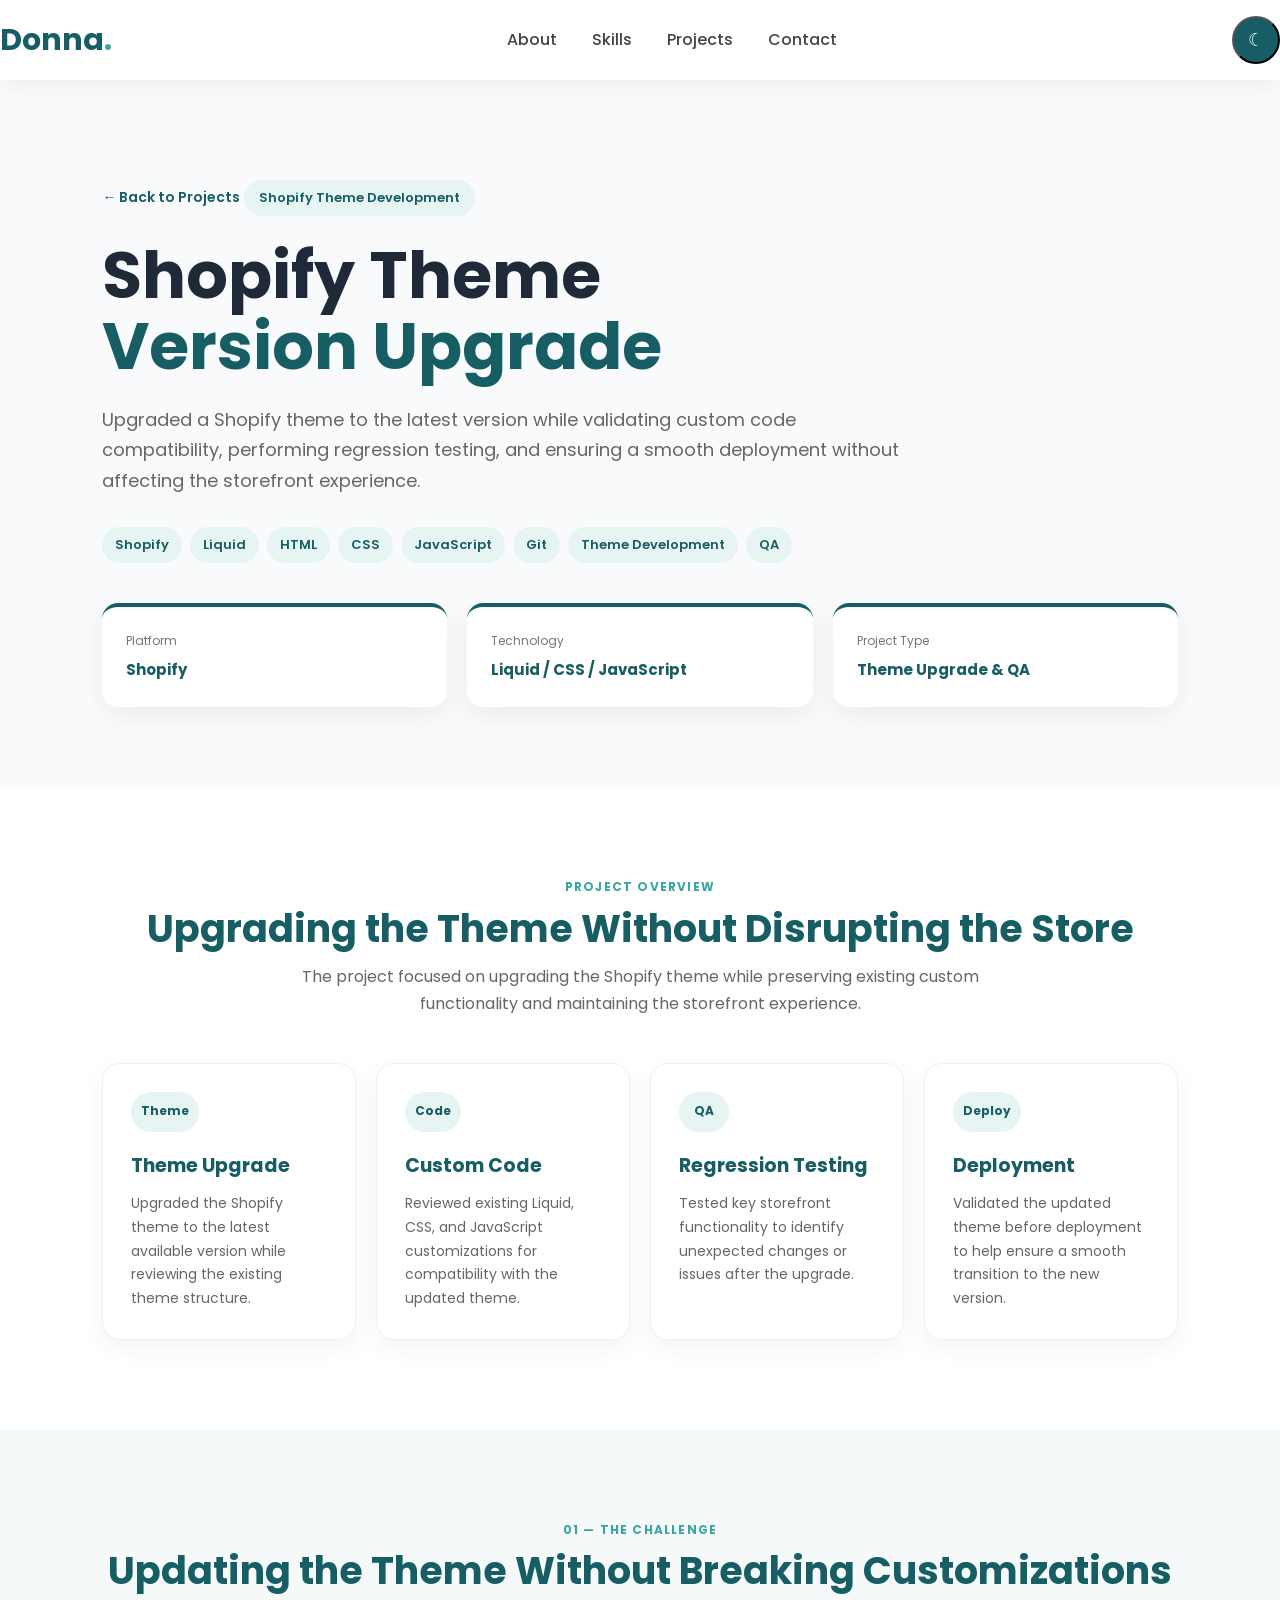
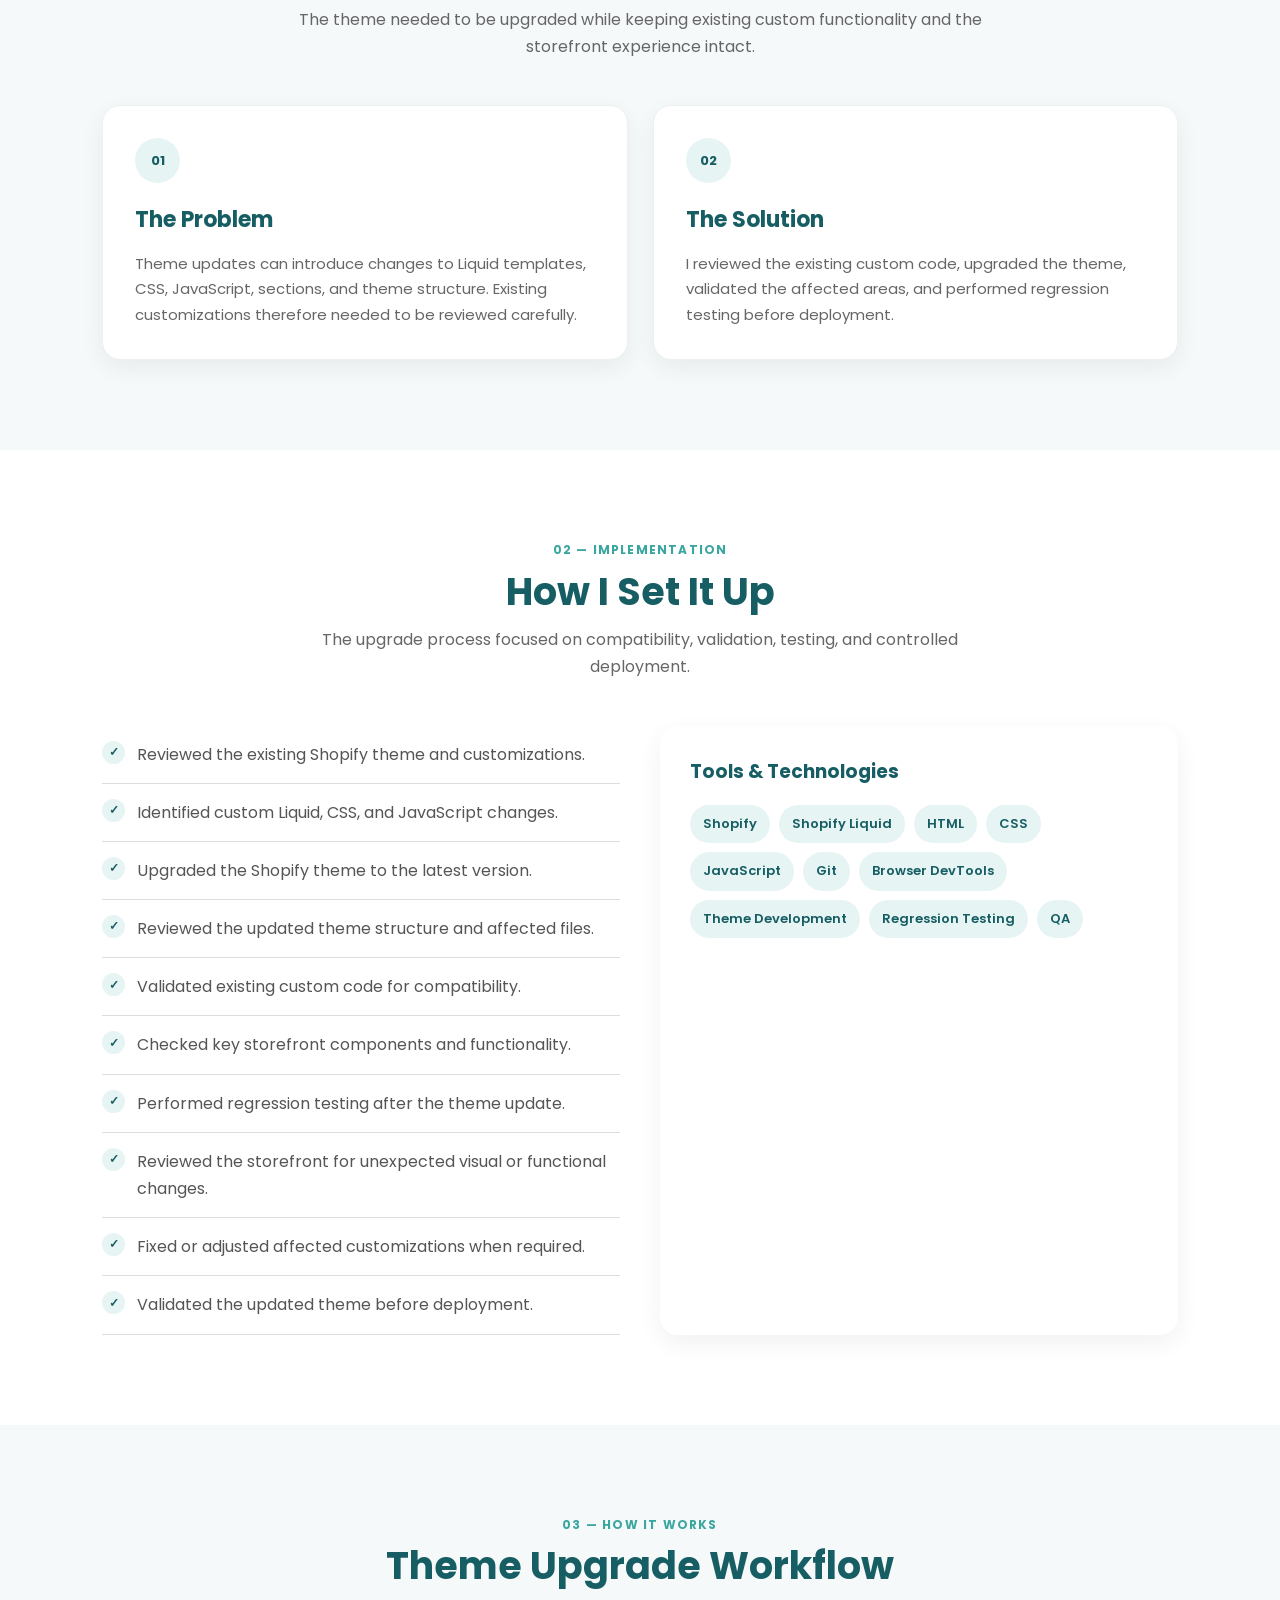
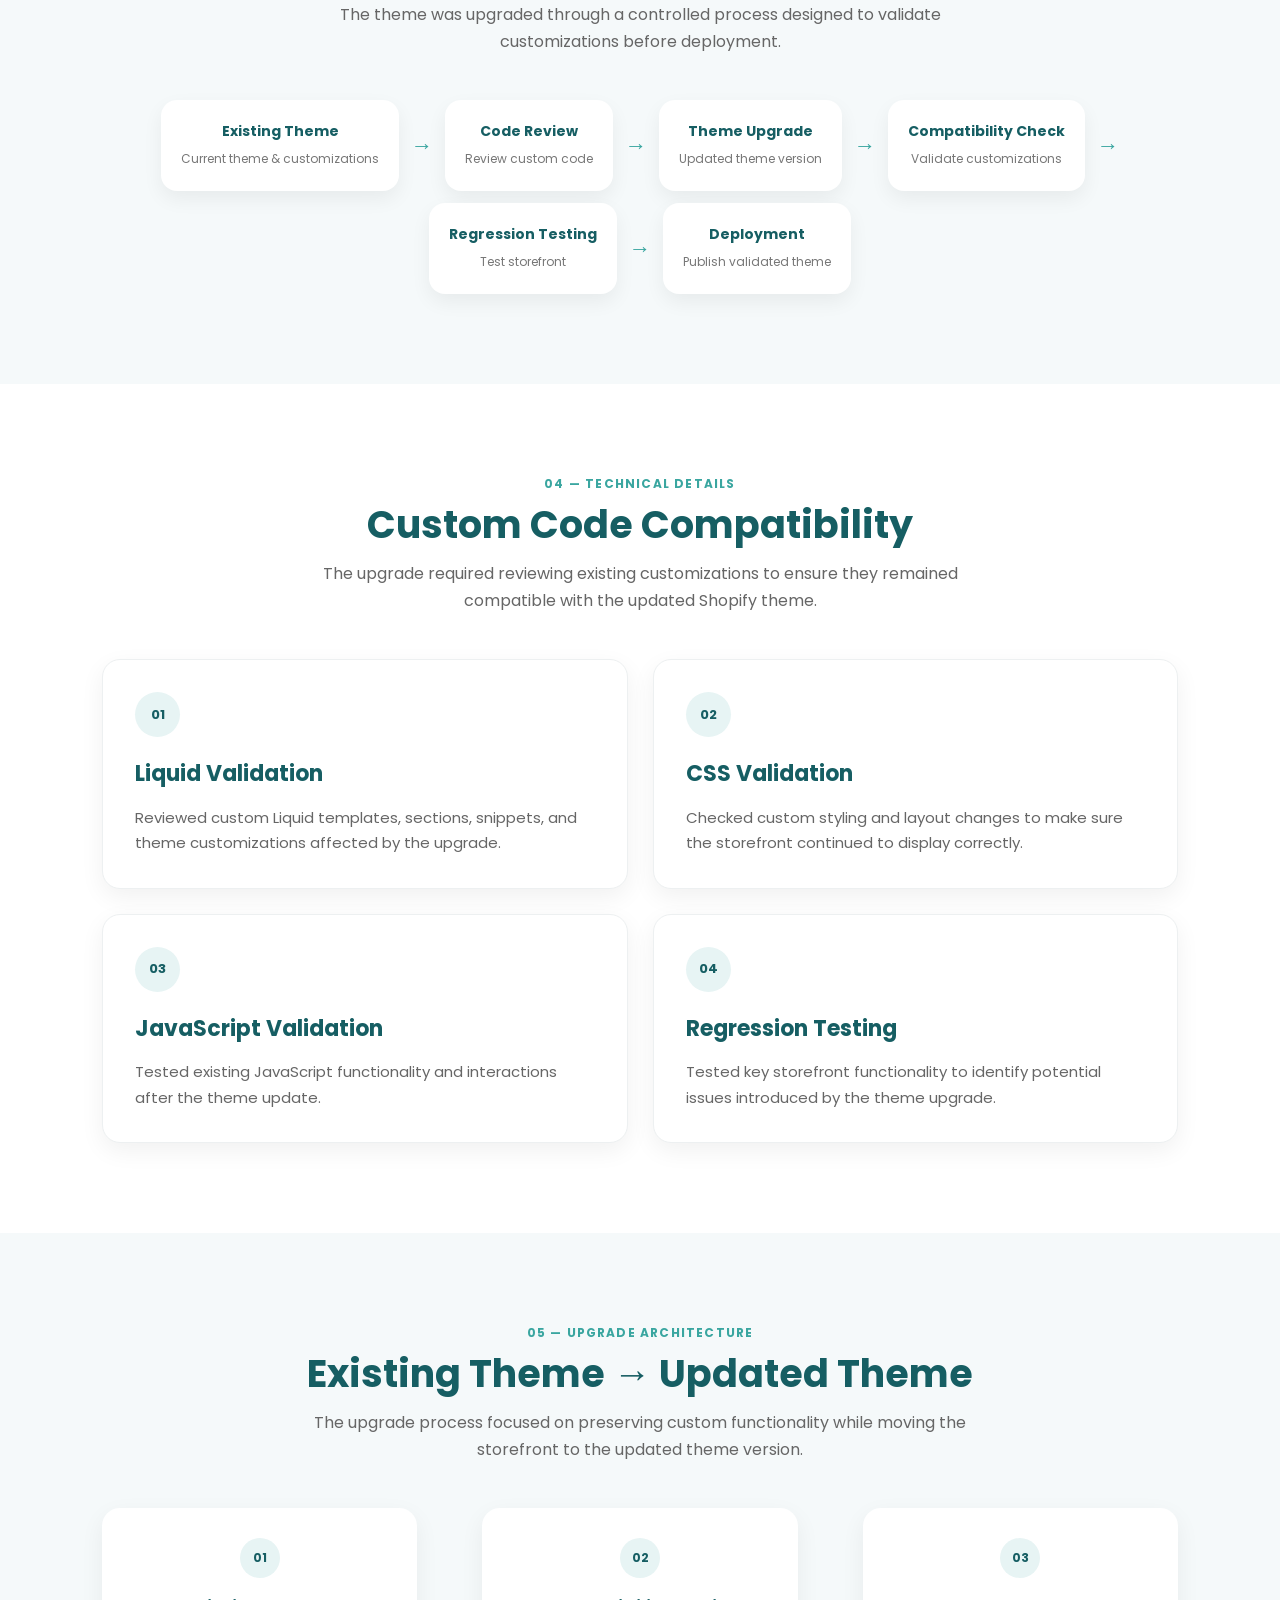
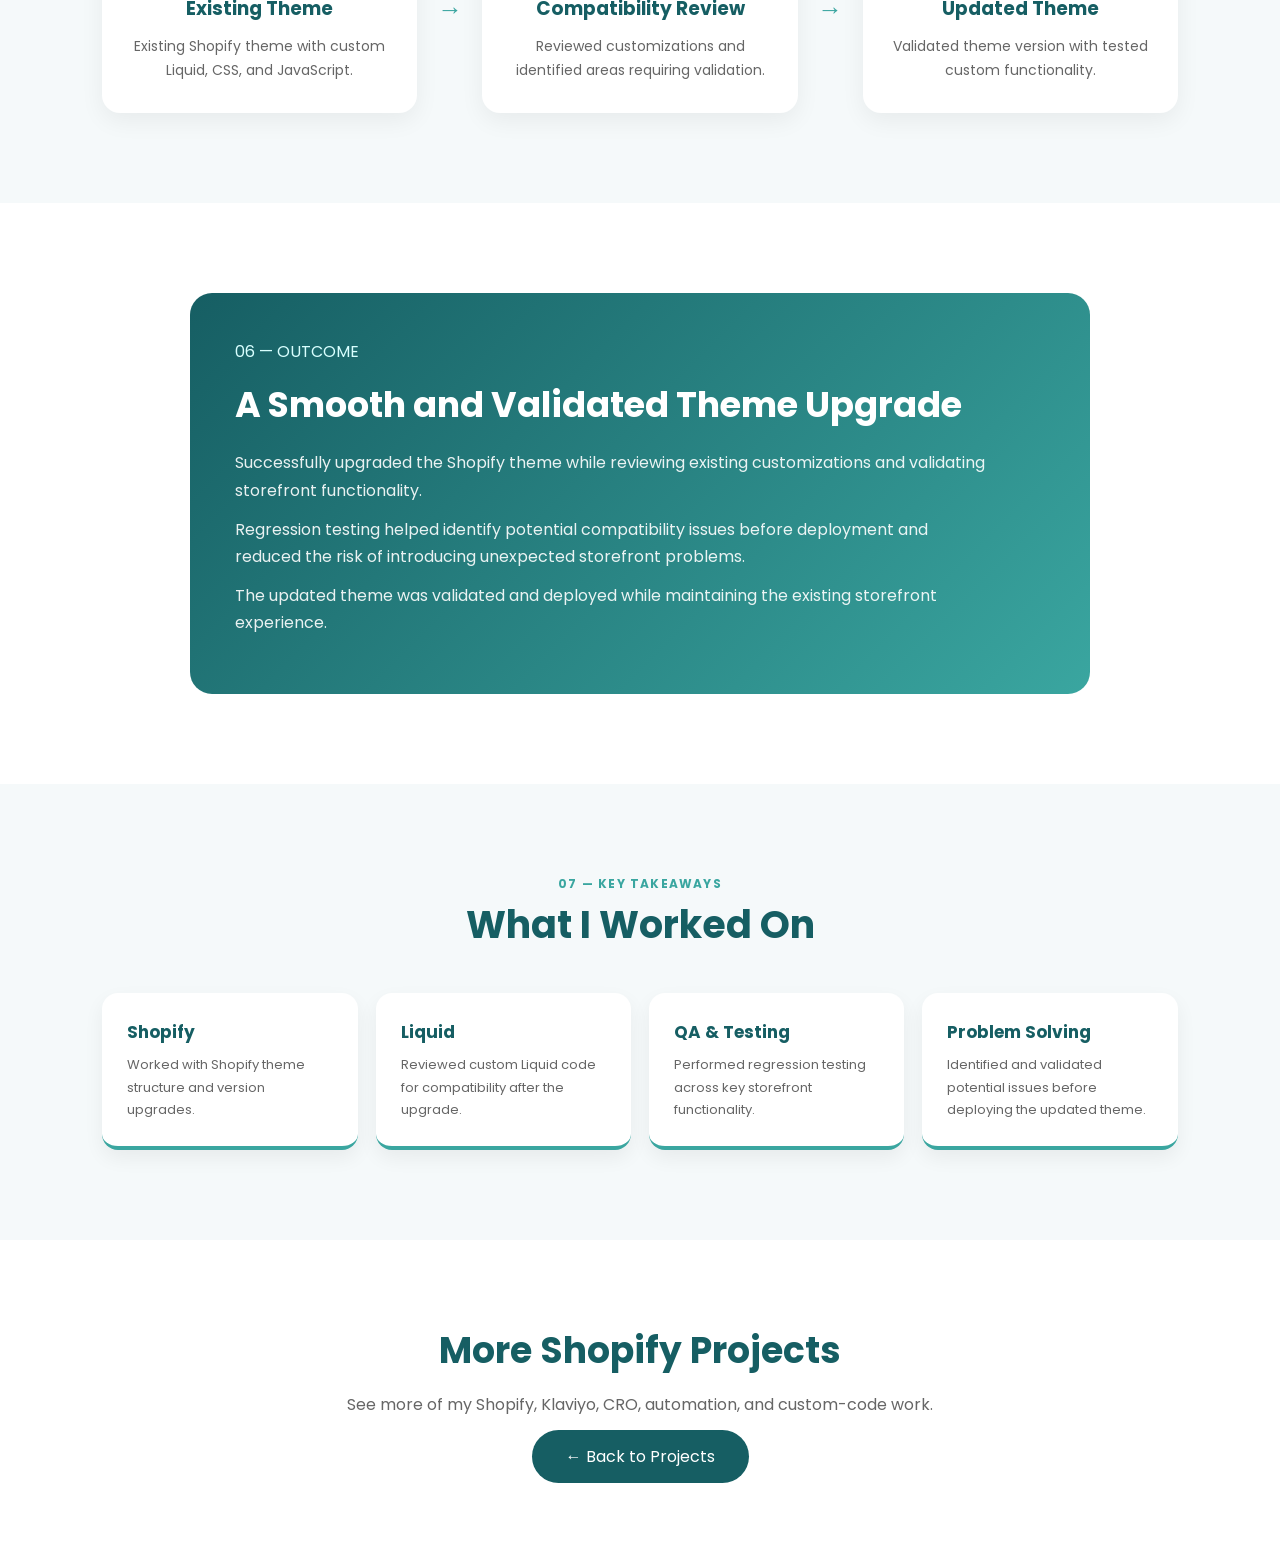
<file: shopify-theme-upgrade.html>
<!DOCTYPE html>
<html lang="en">

<head>

    <meta charset="UTF-8">

    <meta
        name="viewport"
        content="width=device-width, initial-scale=1.0"
    >

    <title>Shopify Theme Version Upgrade | Donna De Villa</title>

    <meta
        name="description"
        content="Shopify Theme Version Upgrade case study by Donna De Villa."
    >

    <link
        rel="preconnect"
        href="https://fonts.googleapis.com"
    >

    <link
        href="https://fonts.googleapis.com/css2?family=Poppins:wght@300;400;500;600;700&display=swap"
        rel="stylesheet"
    >

    <link
        rel="stylesheet"
        href="style.css"
    >

</head>


<body>


<!-- ==========================
NAVBAR
========================== -->

<header>

    <div class="navbar">

        <a href="index.html" class="logo">
            Donna<span>.</span>
        </a>

        <nav class="nav-links">

            <a href="index.html#about">
                About
            </a>

            <a href="index.html#skills">
                Skills
            </a>

            <a href="index.html#projects">
                Projects
            </a>

            <a href="index.html#contact">
                Contact
            </a>

        </nav>


        <button
            class="theme-toggle"
            id="themeToggle"
            type="button"
            aria-label="Toggle dark mode"
        >
            ☾
        </button>

    </div>

</header>


<main class="case-page">


<!-- ==========================
HERO
========================== -->

<section class="case-hero">

    <div class="case-container">

        <a
            href="index.html#projects"
            class="case-back"
        >
            ← Back to Projects
        </a>


        <span class="case-label">
            Shopify Theme Development
        </span>


        <h1>

            Shopify Theme

            <span>
                Version Upgrade
            </span>

        </h1>


        <p class="case-intro">

            Upgraded a Shopify theme to the latest
            version while validating custom code
            compatibility, performing regression
            testing, and ensuring a smooth deployment
            without affecting the storefront experience.

        </p>


        <div class="case-tags">

            <span>Shopify</span>

            <span>Liquid</span>

            <span>HTML</span>

            <span>CSS</span>

            <span>JavaScript</span>

            <span>Git</span>

            <span>Theme Development</span>

            <span>QA</span>

        </div>


        <div class="case-meta">


            <div class="case-meta-card">

                <small>
                    Platform
                </small>

                <strong>
                    Shopify
                </strong>

            </div>


            <div class="case-meta-card">

                <small>
                    Technology
                </small>

                <strong>
                    Liquid / CSS / JavaScript
                </strong>

            </div>


            <div class="case-meta-card">

                <small>
                    Project Type
                </small>

                <strong>
                    Theme Upgrade & QA
                </strong>

            </div>


        </div>

    </div>

</section>



<!-- ==========================
PROJECT OVERVIEW
========================== -->

<section class="case-section">

    <div class="case-container">


        <div class="case-heading">

            <span class="number">
                PROJECT OVERVIEW
            </span>

            <h2>
                Upgrading the Theme Without Disrupting the Store
            </h2>

            <p>

                The project focused on upgrading the
                Shopify theme while preserving existing
                custom functionality and maintaining
                the storefront experience.

            </p>

        </div>


        <div class="overview-grid">


            <div class="overview-card">

                <span class="overview-icon">
                    Theme
                </span>

                <h3>
                    Theme Upgrade
                </h3>

                <p>

                    Upgraded the Shopify theme to
                    the latest available version while
                    reviewing the existing theme structure.

                </p>

            </div>


            <div class="overview-card">

                <span class="overview-icon">
                    Code
                </span>

                <h3>
                    Custom Code
                </h3>

                <p>

                    Reviewed existing Liquid, CSS,
                    and JavaScript customizations
                    for compatibility with the updated theme.

                </p>

            </div>


            <div class="overview-card">

                <span class="overview-icon">
                    QA
                </span>

                <h3>
                    Regression Testing
                </h3>

                <p>

                    Tested key storefront functionality
                    to identify unexpected changes or
                    issues after the upgrade.

                </p>

            </div>


            <div class="overview-card">

                <span class="overview-icon">
                    Deploy
                </span>

                <h3>
                    Deployment
                </h3>

                <p>

                    Validated the updated theme before
                    deployment to help ensure a smooth
                    transition to the new version.

                </p>

            </div>


        </div>

    </div>

</section>



<!-- ==========================
CHALLENGE
========================== -->

<section class="case-section alt">

    <div class="case-container">


        <div class="case-heading">

            <span class="number">
                01 — THE CHALLENGE
            </span>

            <h2>
                Updating the Theme Without Breaking Customizations
            </h2>

            <p>

                The theme needed to be upgraded while
                keeping existing custom functionality
                and the storefront experience intact.

            </p>

        </div>


        <div class="two-col">


            <div class="case-card">

                <div class="icon">
                    01
                </div>

                <h3>
                    The Problem
                </h3>

                <p>

                    Theme updates can introduce changes
                    to Liquid templates, CSS, JavaScript,
                    sections, and theme structure.
                    Existing customizations therefore
                    needed to be reviewed carefully.

                </p>

            </div>


            <div class="case-card">

                <div class="icon">
                    02
                </div>

                <h3>
                    The Solution
                </h3>

                <p>

                    I reviewed the existing custom code,
                    upgraded the theme, validated the
                    affected areas, and performed
                    regression testing before deployment.

                </p>

            </div>


        </div>

    </div>

</section>



<!-- ==========================
IMPLEMENTATION
========================== -->

<section class="case-section">

    <div class="case-container">


        <div class="case-heading">

            <span class="number">
                02 — IMPLEMENTATION
            </span>

            <h2>
                How I Set It Up
            </h2>

            <p>

                The upgrade process focused on
                compatibility, validation, testing,
                and controlled deployment.

            </p>

        </div>


        <div class="implementation">


            <div>

                <ul class="steps">

                    <li>
                        Reviewed the existing Shopify
                        theme and customizations.
                    </li>

                    <li>
                        Identified custom Liquid,
                        CSS, and JavaScript changes.
                    </li>

                    <li>
                        Upgraded the Shopify theme
                        to the latest version.
                    </li>

                    <li>
                        Reviewed the updated theme
                        structure and affected files.
                    </li>

                    <li>
                        Validated existing custom
                        code for compatibility.
                    </li>

                    <li>
                        Checked key storefront
                        components and functionality.
                    </li>

                    <li>
                        Performed regression testing
                        after the theme update.
                    </li>

                    <li>
                        Reviewed the storefront for
                        unexpected visual or functional changes.
                    </li>

                    <li>
                        Fixed or adjusted affected
                        customizations when required.
                    </li>

                    <li>
                        Validated the updated theme
                        before deployment.
                    </li>

                </ul>

            </div>


            <div class="tech-box">

                <h3>
                    Tools & Technologies
                </h3>


                <div class="tech-list">

                    <span>Shopify</span>

                    <span>Shopify Liquid</span>

                    <span>HTML</span>

                    <span>CSS</span>

                    <span>JavaScript</span>

                    <span>Git</span>

                    <span>Browser DevTools</span>

                    <span>Theme Development</span>

                    <span>Regression Testing</span>

                    <span>QA</span>

                </div>

            </div>


        </div>

    </div>

</section>



<!-- ==========================
HOW IT WORKS
========================== -->

<section class="case-section alt">

    <div class="case-container">


        <div class="case-heading">

            <span class="number">
                03 — HOW IT WORKS
            </span>

            <h2>
                Theme Upgrade Workflow
            </h2>

            <p>

                The theme was upgraded through a
                controlled process designed to validate
                customizations before deployment.

            </p>

        </div>


        <div class="flow">


            <div class="flow-item">

                <strong>
                    Existing Theme
                </strong>

                <small>
                    Current theme & customizations
                </small>

            </div>


            <div class="flow-arrow">
                →
            </div>


            <div class="flow-item">

                <strong>
                    Code Review
                </strong>

                <small>
                    Review custom code
                </small>

            </div>


            <div class="flow-arrow">
                →
            </div>


            <div class="flow-item">

                <strong>
                    Theme Upgrade
                </strong>

                <small>
                    Updated theme version
                </small>

            </div>


            <div class="flow-arrow">
                →
            </div>


            <div class="flow-item">

                <strong>
                    Compatibility Check
                </strong>

                <small>
                    Validate customizations
                </small>

            </div>


            <div class="flow-arrow">
                →
            </div>


            <div class="flow-item">

                <strong>
                    Regression Testing
                </strong>

                <small>
                    Test storefront
                </small>

            </div>


            <div class="flow-arrow">
                →
            </div>


            <div class="flow-item">

                <strong>
                    Deployment
                </strong>

                <small>
                    Publish validated theme
                </small>

            </div>


        </div>

    </div>

</section>



<!-- ==========================
TECHNICAL DETAILS
========================== -->

<section class="case-section">

    <div class="case-container">


        <div class="case-heading">

            <span class="number">
                04 — TECHNICAL DETAILS
            </span>

            <h2>
                Custom Code Compatibility
            </h2>

            <p>

                The upgrade required reviewing existing
                customizations to ensure they remained
                compatible with the updated Shopify theme.

            </p>

        </div>


        <div class="two-col">


            <div class="case-card">

                <div class="icon">
                    01
                </div>

                <h3>
                    Liquid Validation
                </h3>

                <p>

                    Reviewed custom Liquid templates,
                    sections, snippets, and theme
                    customizations affected by the upgrade.

                </p>

            </div>


            <div class="case-card">

                <div class="icon">
                    02
                </div>

                <h3>
                    CSS Validation
                </h3>

                <p>

                    Checked custom styling and layout
                    changes to make sure the storefront
                    continued to display correctly.

                </p>

            </div>


            <div class="case-card">

                <div class="icon">
                    03
                </div>

                <h3>
                    JavaScript Validation
                </h3>

                <p>

                    Tested existing JavaScript
                    functionality and interactions
                    after the theme update.

                </p>

            </div>


            <div class="case-card">

                <div class="icon">
                    04
                </div>

                <h3>
                    Regression Testing
                </h3>

                <p>

                    Tested key storefront functionality
                    to identify potential issues introduced
                    by the theme upgrade.

                </p>

            </div>


        </div>

    </div>

</section>



<!-- ==========================
UPGRADE ARCHITECTURE
========================== -->

<section class="case-section alt">

    <div class="case-container">


        <div class="case-heading">

            <span class="number">
                05 — UPGRADE ARCHITECTURE
            </span>

            <h2>
                Existing Theme → Updated Theme
            </h2>

            <p>

                The upgrade process focused on preserving
                custom functionality while moving the
                storefront to the updated theme version.

            </p>

        </div>


        <div class="architecture">


            <div class="architecture-card">

                <div class="architecture-number">
                    01
                </div>

                <h3>
                    Existing Theme
                </h3>

                <p>

                    Existing Shopify theme with
                    custom Liquid, CSS, and JavaScript.

                </p>

            </div>


            <div class="architecture-line">
                →
            </div>


            <div class="architecture-card">

                <div class="architecture-number">
                    02
                </div>

                <h3>
                    Compatibility Review
                </h3>

                <p>

                    Reviewed customizations and
                    identified areas requiring validation.

                </p>

            </div>


            <div class="architecture-line">
                →
            </div>


            <div class="architecture-card">

                <div class="architecture-number">
                    03
                </div>

                <h3>
                    Updated Theme
                </h3>

                <p>

                    Validated theme version with
                    tested custom functionality.

                </p>

            </div>


        </div>

    </div>

</section>



<!-- ==========================
OUTCOME
========================== -->

<section class="case-section">

    <div class="case-container">


        <div class="outcome">

            <span class="number">
                06 — OUTCOME
            </span>

            <h2>
                A Smooth and Validated Theme Upgrade
            </h2>

            <p>

                Successfully upgraded the Shopify theme
                while reviewing existing customizations
                and validating storefront functionality.

            </p>

            <p>

                Regression testing helped identify
                potential compatibility issues before
                deployment and reduced the risk of
                introducing unexpected storefront problems.

            </p>

            <p>

                The updated theme was validated and
                deployed while maintaining the existing
                storefront experience.

            </p>

        </div>

    </div>

</section>



<!-- ==========================
KEY TAKEAWAYS
========================== -->

<section class="case-section alt">

    <div class="case-container">


        <div class="case-heading">

            <span class="number">
                07 — KEY TAKEAWAYS
            </span>

            <h2>
                What I Worked On
            </h2>

        </div>


        <div class="takeaways">


            <div class="takeaway">

                <h3>
                    Shopify
                </h3>

                <p>

                    Worked with Shopify theme
                    structure and version upgrades.

                </p>

            </div>


            <div class="takeaway">

                <h3>
                    Liquid
                </h3>

                <p>

                    Reviewed custom Liquid code
                    for compatibility after the upgrade.

                </p>

            </div>


            <div class="takeaway">

                <h3>
                    QA & Testing
                </h3>

                <p>

                    Performed regression testing
                    across key storefront functionality.

                </p>

            </div>


            <div class="takeaway">

                <h3>
                    Problem Solving
                </h3>

                <p>

                    Identified and validated potential
                    issues before deploying the updated theme.

                </p>

            </div>


        </div>

    </div>

</section>



<!-- ==========================
CTA
========================== -->

<section class="case-cta">

    <div class="case-container">

        <h2>
            More Shopify Projects
        </h2>

        <p>

            See more of my Shopify, Klaviyo,
            CRO, automation, and custom-code work.

        </p>


        <a
            href="index.html#projects"
            class="primary-btn"
        >
            ← Back to Projects
        </a>

    </div>

</section>


</main>


<!-- ==========================
BACK TO TOP
========================== -->

<button
    class="back-to-top"
    id="backToTop"
    type="button"
    aria-label="Back to top"
>
    ↑
</button>


<script src="script.js"></script>

</body>

</html>
</file>
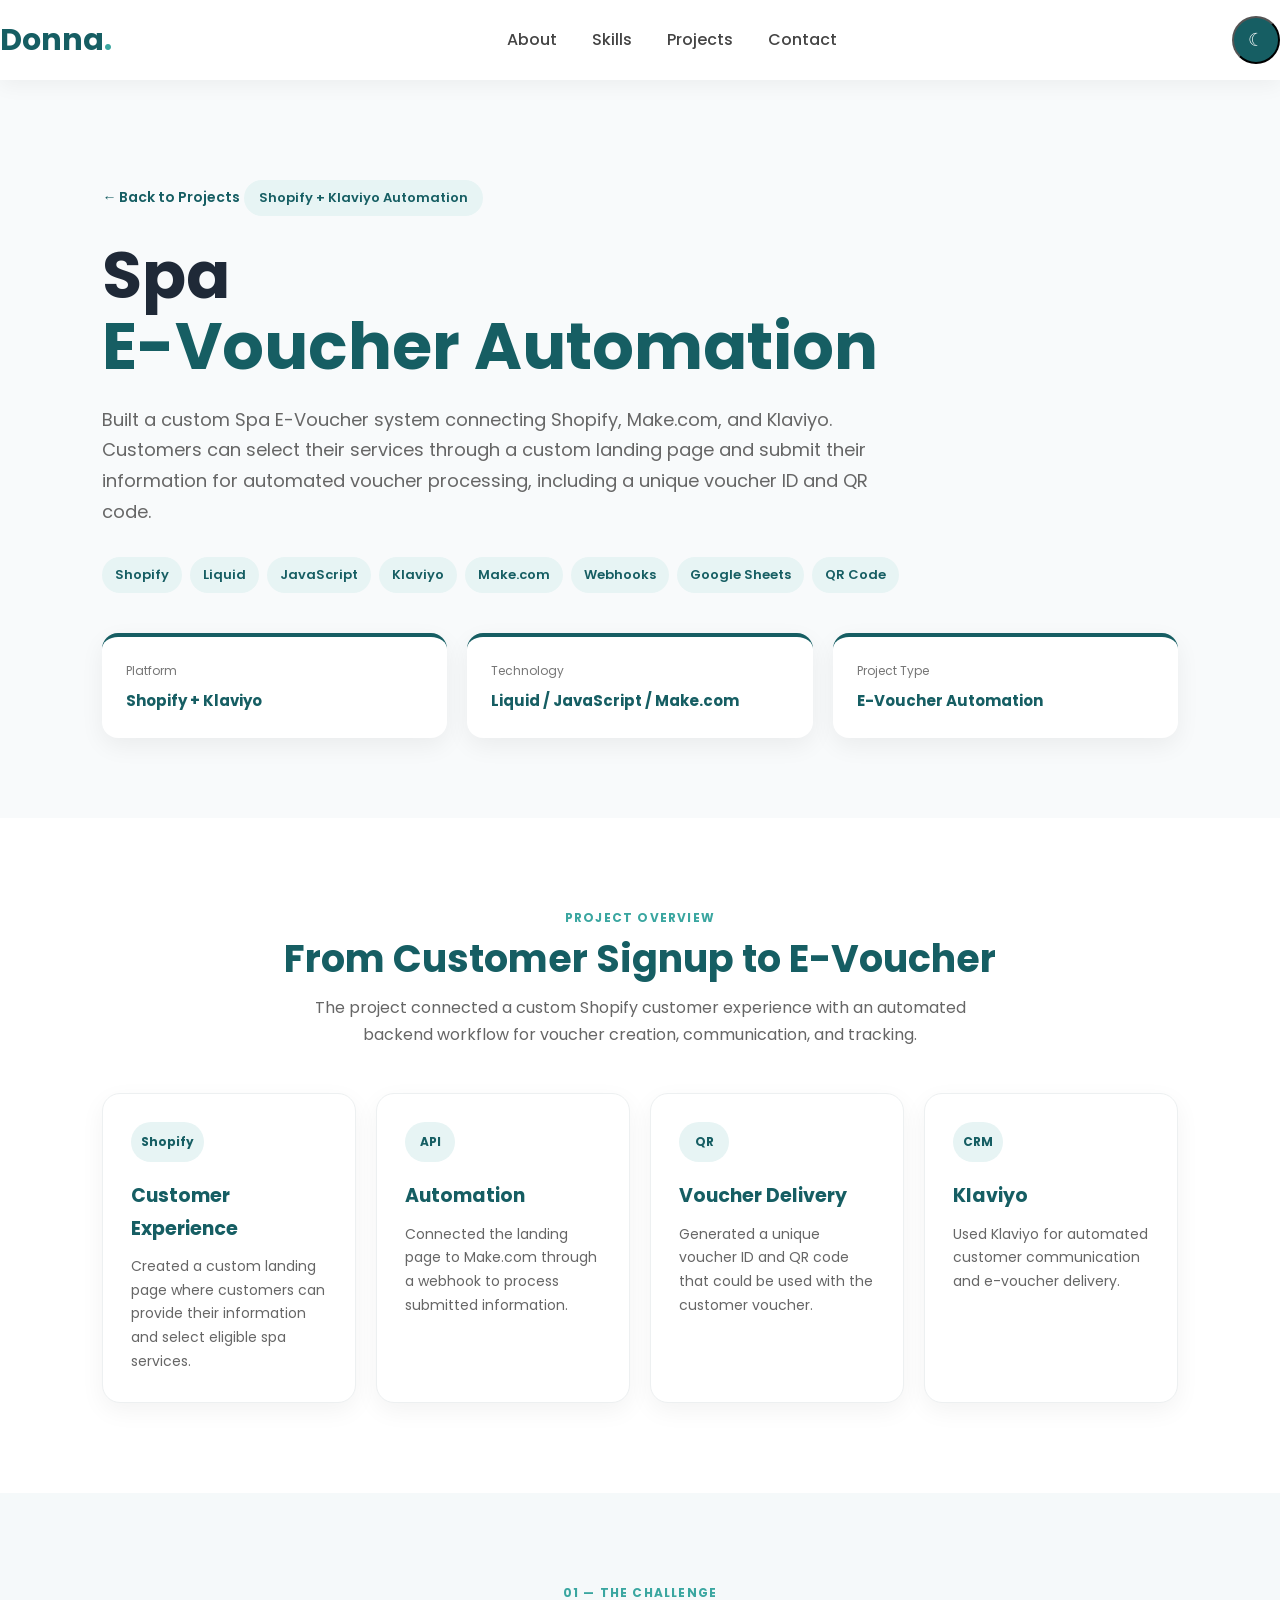
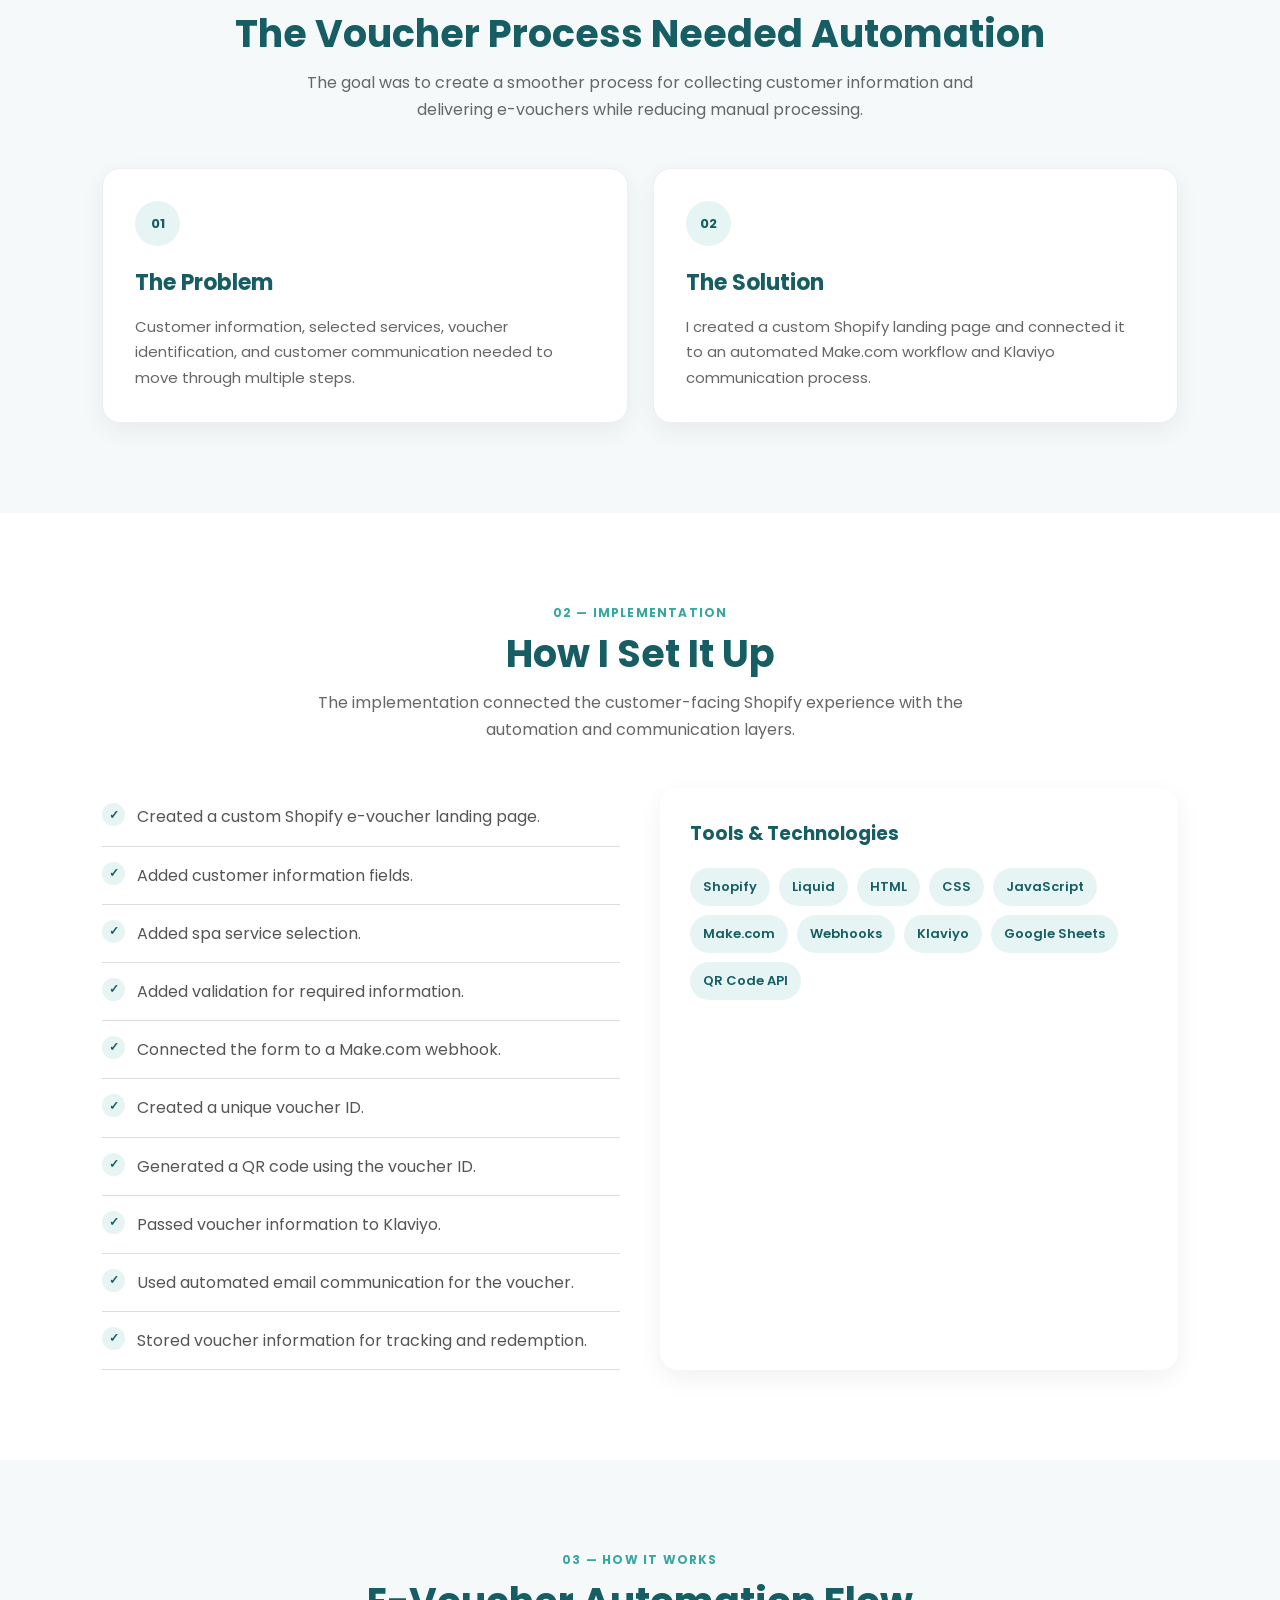
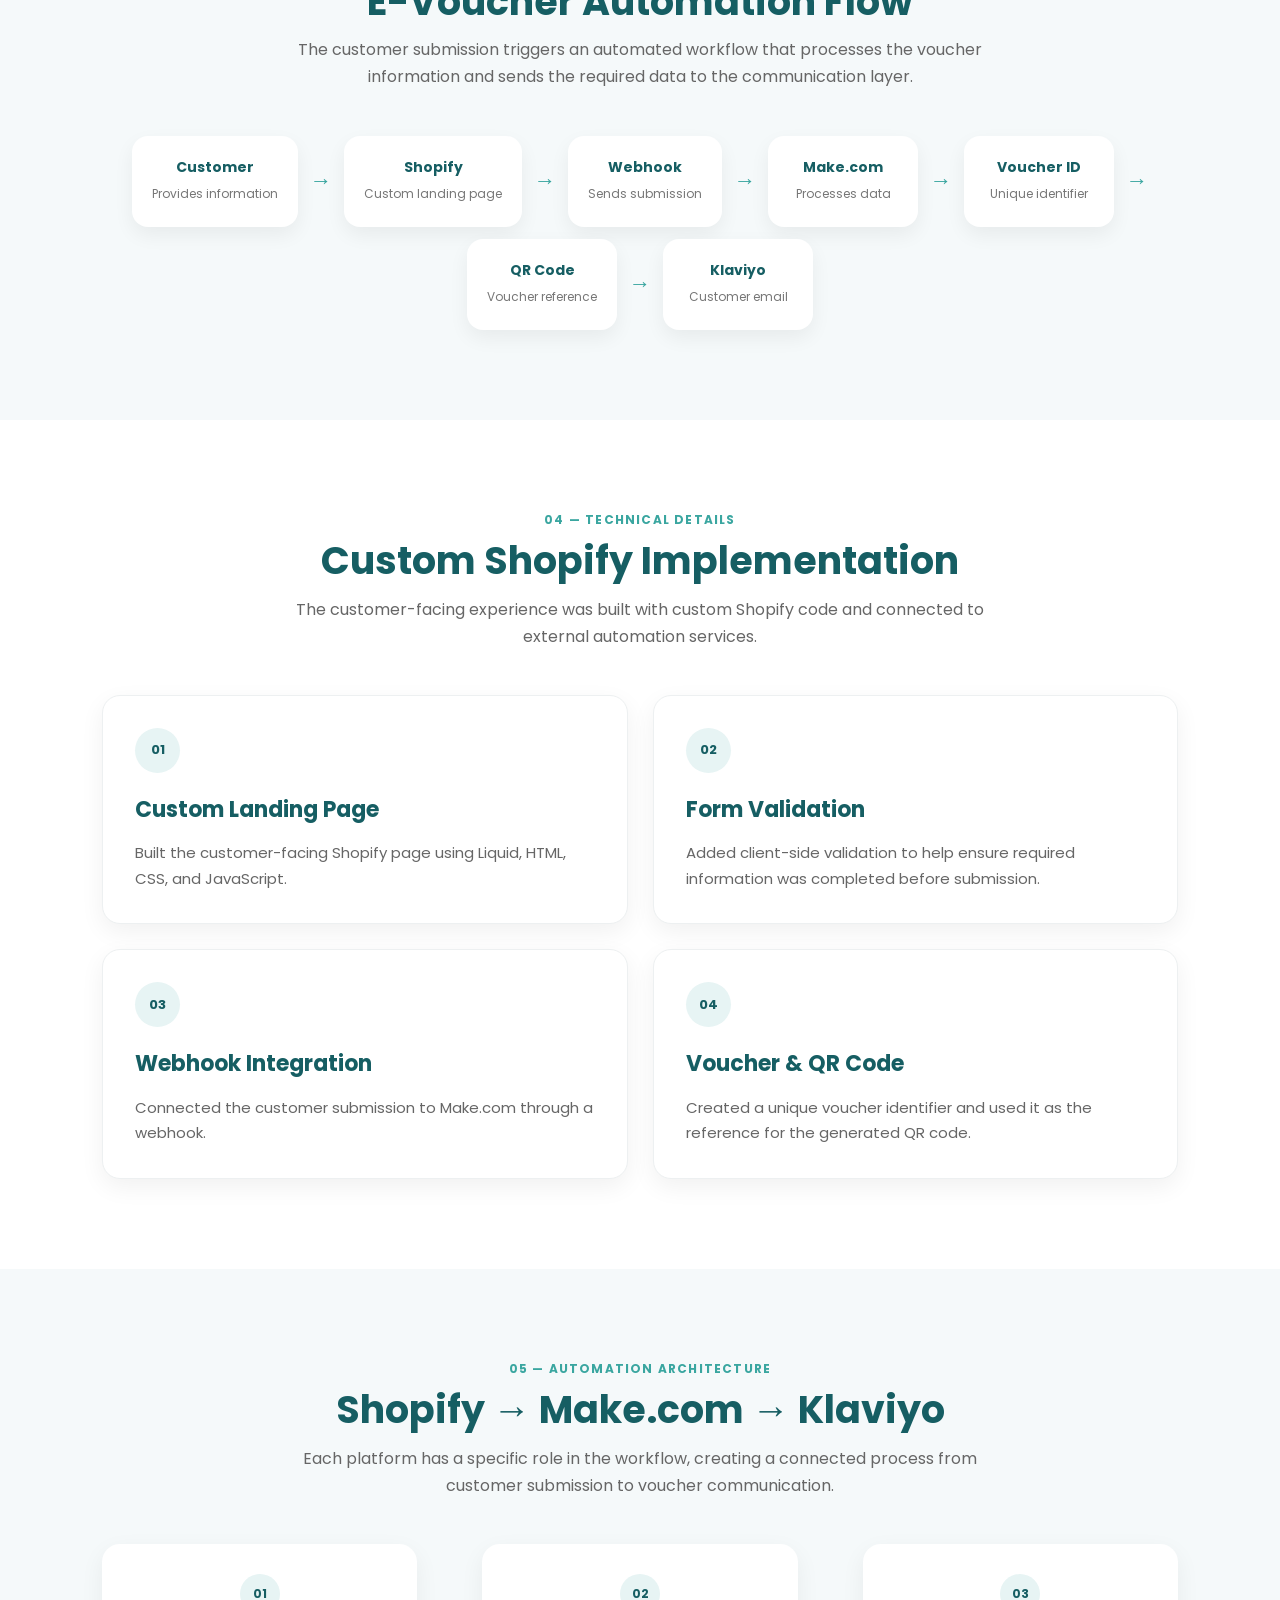
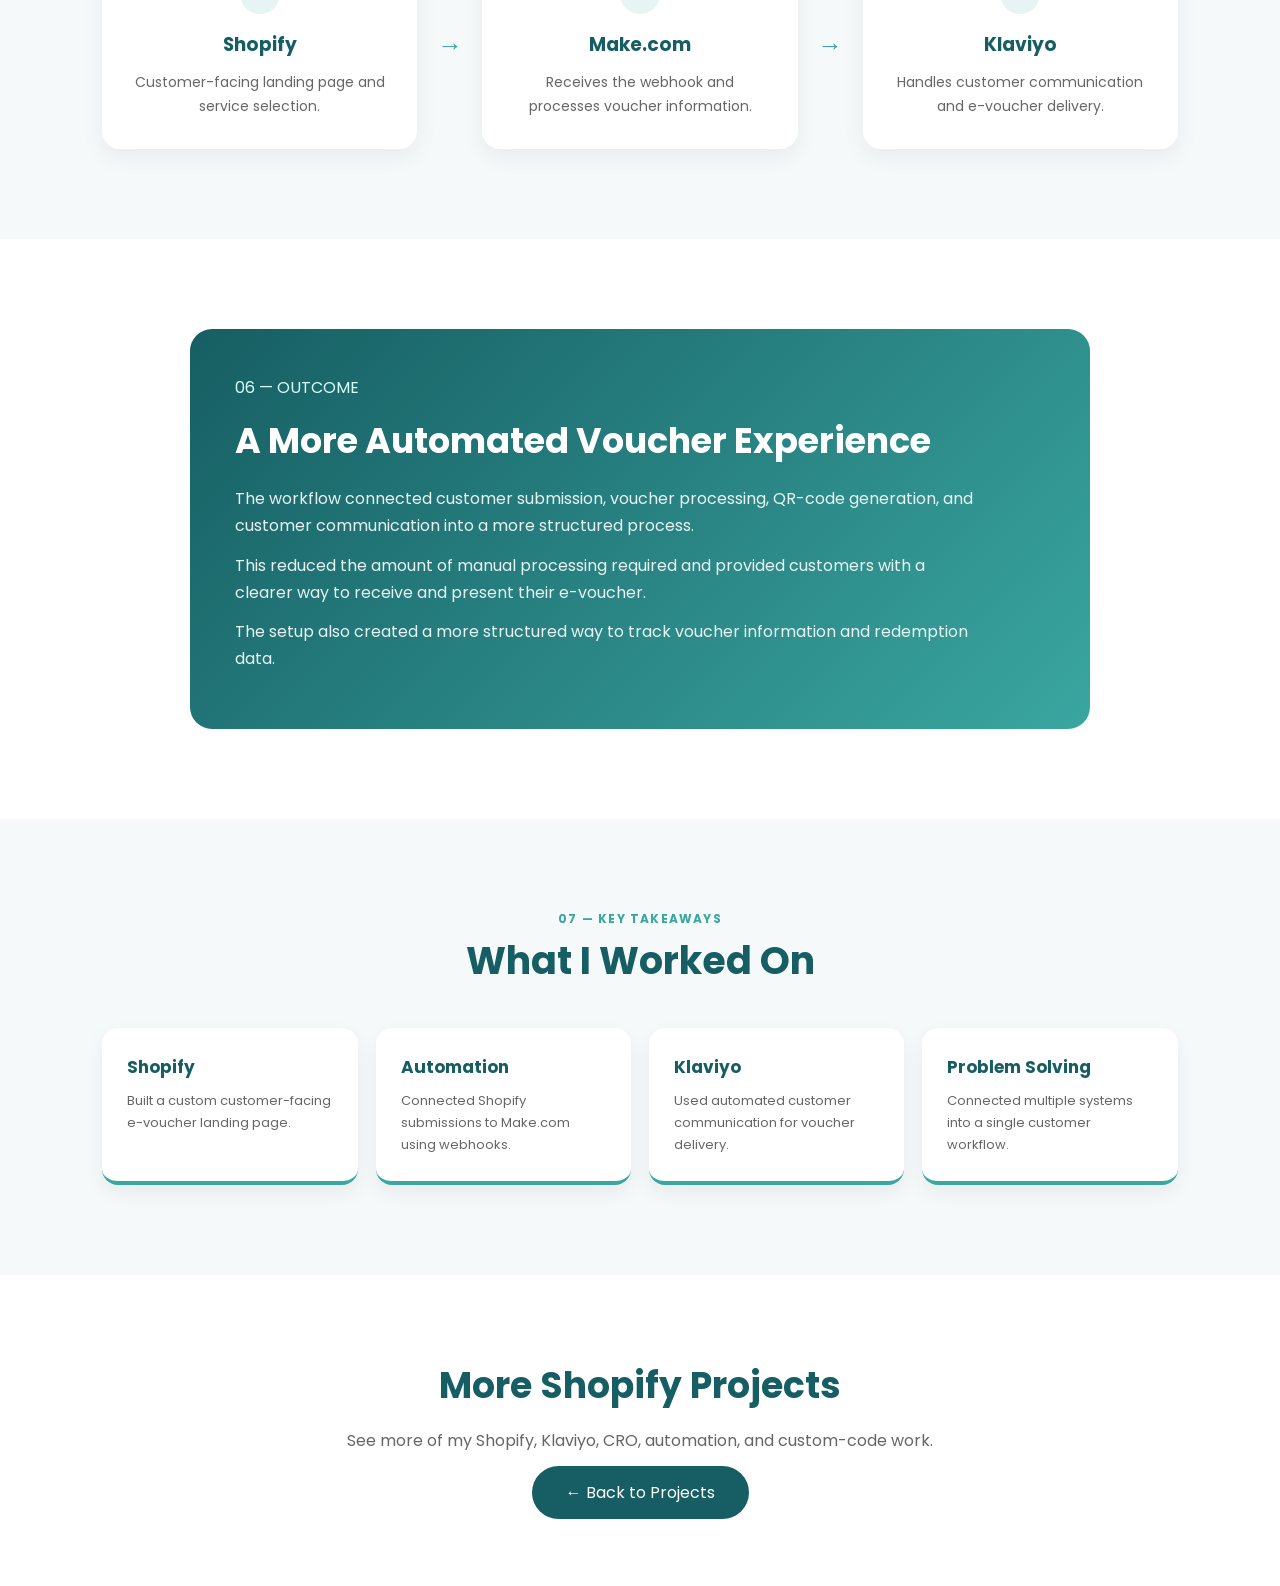
<file: spa-evoucher.html>
<!DOCTYPE html>
<html lang="en">

<head>

    <meta charset="UTF-8">

    <meta
        name="viewport"
        content="width=device-width, initial-scale=1.0"
    >

    <title>Spa E-Voucher Automation | Donna De Villa</title>

    <meta
        name="description"
        content="Shopify, Make.com and Klaviyo Spa E-Voucher Automation case study by Donna De Villa."
    >

    <link
        rel="preconnect"
        href="https://fonts.googleapis.com"
    >

    <link
        href="https://fonts.googleapis.com/css2?family=Poppins:wght@300;400;500;600;700&display=swap"
        rel="stylesheet"
    >

    <link
        rel="stylesheet"
        href="style.css"
    >

</head>


<body>


<!-- ==========================
NAVBAR
========================== -->

<header>

    <div class="navbar">

        <a href="index.html" class="logo">
            Donna<span>.</span>
        </a>

        <nav class="nav-links">

            <a href="index.html#about">
                About
            </a>

            <a href="index.html#skills">
                Skills
            </a>

            <a href="index.html#projects">
                Projects
            </a>

            <a href="index.html#contact">
                Contact
            </a>

        </nav>


        <button
            class="theme-toggle"
            id="themeToggle"
            type="button"
            aria-label="Toggle dark mode"
        >
            ☾
        </button>

    </div>

</header>


<main class="case-page">


<!-- ==========================
HERO
========================== -->

<section class="case-hero">

    <div class="case-container">

        <a
            href="index.html#projects"
            class="case-back"
        >
            ← Back to Projects
        </a>


        <span class="case-label">
            Shopify + Klaviyo Automation
        </span>


        <h1>

            Spa

            <span>
                E-Voucher Automation
            </span>

        </h1>


        <p class="case-intro">

            Built a custom Spa E-Voucher system
            connecting Shopify, Make.com, and Klaviyo.
            Customers can select their services through
            a custom landing page and submit their
            information for automated voucher processing,
            including a unique voucher ID and QR code.

        </p>


        <div class="case-tags">

            <span>Shopify</span>

            <span>Liquid</span>

            <span>JavaScript</span>

            <span>Klaviyo</span>

            <span>Make.com</span>

            <span>Webhooks</span>

            <span>Google Sheets</span>

            <span>QR Code</span>

        </div>


        <div class="case-meta">


            <div class="case-meta-card">

                <small>
                    Platform
                </small>

                <strong>
                    Shopify + Klaviyo
                </strong>

            </div>


            <div class="case-meta-card">

                <small>
                    Technology
                </small>

                <strong>
                    Liquid / JavaScript / Make.com
                </strong>

            </div>


            <div class="case-meta-card">

                <small>
                    Project Type
                </small>

                <strong>
                    E-Voucher Automation
                </strong>

            </div>


        </div>

    </div>

</section>



<!-- ==========================
PROJECT OVERVIEW
========================== -->

<section class="case-section">

    <div class="case-container">


        <div class="case-heading">

            <span class="number">
                PROJECT OVERVIEW
            </span>

            <h2>
                From Customer Signup to E-Voucher
            </h2>

            <p>

                The project connected a custom
                Shopify customer experience with
                an automated backend workflow for
                voucher creation, communication,
                and tracking.

            </p>

        </div>


        <div class="overview-grid">


            <div class="overview-card">

                <span class="overview-icon">
                    Shopify
                </span>

                <h3>
                    Customer Experience
                </h3>

                <p>

                    Created a custom landing page
                    where customers can provide their
                    information and select eligible
                    spa services.

                </p>

            </div>


            <div class="overview-card">

                <span class="overview-icon">
                    API
                </span>

                <h3>
                    Automation
                </h3>

                <p>

                    Connected the landing page to
                    Make.com through a webhook to
                    process submitted information.

                </p>

            </div>


            <div class="overview-card">

                <span class="overview-icon">
                    QR
                </span>

                <h3>
                    Voucher Delivery
                </h3>

                <p>

                    Generated a unique voucher ID
                    and QR code that could be used
                    with the customer voucher.

                </p>

            </div>


            <div class="overview-card">

                <span class="overview-icon">
                    CRM
                </span>

                <h3>
                    Klaviyo
                </h3>

                <p>

                    Used Klaviyo for automated
                    customer communication and
                    e-voucher delivery.

                </p>

            </div>


        </div>

    </div>

</section>



<!-- ==========================
CHALLENGE
========================== -->

<section class="case-section alt">

    <div class="case-container">


        <div class="case-heading">

            <span class="number">
                01 — THE CHALLENGE
            </span>

            <h2>
                The Voucher Process Needed Automation
            </h2>

            <p>

                The goal was to create a smoother
                process for collecting customer
                information and delivering e-vouchers
                while reducing manual processing.

            </p>

        </div>


        <div class="two-col">


            <div class="case-card">

                <div class="icon">
                    01
                </div>

                <h3>
                    The Problem
                </h3>

                <p>

                    Customer information, selected
                    services, voucher identification,
                    and customer communication needed
                    to move through multiple steps.

                </p>

            </div>


            <div class="case-card">

                <div class="icon">
                    02
                </div>

                <h3>
                    The Solution
                </h3>

                <p>

                    I created a custom Shopify landing
                    page and connected it to an automated
                    Make.com workflow and Klaviyo
                    communication process.

                </p>

            </div>


        </div>

    </div>

</section>



<!-- ==========================
IMPLEMENTATION
========================== -->

<section class="case-section">

    <div class="case-container">


        <div class="case-heading">

            <span class="number">
                02 — IMPLEMENTATION
            </span>

            <h2>
                How I Set It Up
            </h2>

            <p>

                The implementation connected the
                customer-facing Shopify experience
                with the automation and communication
                layers.

            </p>

        </div>


        <div class="implementation">


            <div>

                <ul class="steps">

                    <li>
                        Created a custom Shopify
                        e-voucher landing page.
                    </li>

                    <li>
                        Added customer information
                        fields.
                    </li>

                    <li>
                        Added spa service selection.
                    </li>

                    <li>
                        Added validation for required
                        information.
                    </li>

                    <li>
                        Connected the form to a
                        Make.com webhook.
                    </li>

                    <li>
                        Created a unique voucher ID.
                    </li>

                    <li>
                        Generated a QR code using
                        the voucher ID.
                    </li>

                    <li>
                        Passed voucher information
                        to Klaviyo.
                    </li>

                    <li>
                        Used automated email communication
                        for the voucher.
                    </li>

                    <li>
                        Stored voucher information
                        for tracking and redemption.
                    </li>

                </ul>

            </div>


            <div class="tech-box">

                <h3>
                    Tools & Technologies
                </h3>


                <div class="tech-list">

                    <span>Shopify</span>

                    <span>Liquid</span>

                    <span>HTML</span>

                    <span>CSS</span>

                    <span>JavaScript</span>

                    <span>Make.com</span>

                    <span>Webhooks</span>

                    <span>Klaviyo</span>

                    <span>Google Sheets</span>

                    <span>QR Code API</span>

                </div>

            </div>


        </div>

    </div>

</section>



<!-- ==========================
HOW IT WORKS
========================== -->

<section class="case-section alt">

    <div class="case-container">


        <div class="case-heading">

            <span class="number">
                03 — HOW IT WORKS
            </span>

            <h2>
                E-Voucher Automation Flow
            </h2>

            <p>

                The customer submission triggers
                an automated workflow that processes
                the voucher information and sends the
                required data to the communication layer.

            </p>

        </div>


        <div class="flow">


            <div class="flow-item">

                <strong>
                    Customer
                </strong>

                <small>
                    Provides information
                </small>

            </div>


            <div class="flow-arrow">
                →
            </div>


            <div class="flow-item">

                <strong>
                    Shopify
                </strong>

                <small>
                    Custom landing page
                </small>

            </div>


            <div class="flow-arrow">
                →
            </div>


            <div class="flow-item">

                <strong>
                    Webhook
                </strong>

                <small>
                    Sends submission
                </small>

            </div>


            <div class="flow-arrow">
                →
            </div>


            <div class="flow-item">

                <strong>
                    Make.com
                </strong>

                <small>
                    Processes data
                </small>

            </div>


            <div class="flow-arrow">
                →
            </div>


            <div class="flow-item">

                <strong>
                    Voucher ID
                </strong>

                <small>
                    Unique identifier
                </small>

            </div>


            <div class="flow-arrow">
                →
            </div>


            <div class="flow-item">

                <strong>
                    QR Code
                </strong>

                <small>
                    Voucher reference
                </small>

            </div>


            <div class="flow-arrow">
                →
            </div>


            <div class="flow-item">

                <strong>
                    Klaviyo
                </strong>

                <small>
                    Customer email
                </small>

            </div>


        </div>

    </div>

</section>



<!-- ==========================
TECHNICAL DETAILS
========================== -->

<section class="case-section">

    <div class="case-container">


        <div class="case-heading">

            <span class="number">
                04 — TECHNICAL DETAILS
            </span>

            <h2>
                Custom Shopify Implementation
            </h2>

            <p>

                The customer-facing experience was
                built with custom Shopify code and
                connected to external automation
                services.

            </p>

        </div>


        <div class="two-col">


            <div class="case-card">

                <div class="icon">
                    01
                </div>

                <h3>
                    Custom Landing Page
                </h3>

                <p>

                    Built the customer-facing Shopify
                    page using Liquid, HTML, CSS,
                    and JavaScript.

                </p>

            </div>


            <div class="case-card">

                <div class="icon">
                    02
                </div>

                <h3>
                    Form Validation
                </h3>

                <p>

                    Added client-side validation to
                    help ensure required information
                    was completed before submission.

                </p>

            </div>


            <div class="case-card">

                <div class="icon">
                    03
                </div>

                <h3>
                    Webhook Integration
                </h3>

                <p>

                    Connected the customer submission
                    to Make.com through a webhook.

                </p>

            </div>


            <div class="case-card">

                <div class="icon">
                    04
                </div>

                <h3>
                    Voucher & QR Code
                </h3>

                <p>

                    Created a unique voucher identifier
                    and used it as the reference for
                    the generated QR code.

                </p>

            </div>


        </div>

    </div>

</section>



<!-- ==========================
AUTOMATION ARCHITECTURE
========================== -->

<section class="case-section alt">

    <div class="case-container">


        <div class="case-heading">

            <span class="number">
                05 — AUTOMATION ARCHITECTURE
            </span>

            <h2>
                Shopify → Make.com → Klaviyo
            </h2>

            <p>

                Each platform has a specific role
                in the workflow, creating a connected
                process from customer submission to
                voucher communication.

            </p>

        </div>


        <div class="architecture">


            <div class="architecture-card">

                <div class="architecture-number">
                    01
                </div>

                <h3>
                    Shopify
                </h3>

                <p>

                    Customer-facing landing page
                    and service selection.

                </p>

            </div>


            <div class="architecture-line">
                →
            </div>


            <div class="architecture-card">

                <div class="architecture-number">
                    02
                </div>

                <h3>
                    Make.com
                </h3>

                <p>

                    Receives the webhook and
                    processes voucher information.

                </p>

            </div>


            <div class="architecture-line">
                →
            </div>


            <div class="architecture-card">

                <div class="architecture-number">
                    03
                </div>

                <h3>
                    Klaviyo
                </h3>

                <p>

                    Handles customer communication
                    and e-voucher delivery.

                </p>

            </div>


        </div>

    </div>

</section>



<!-- ==========================
OUTCOME
========================== -->

<section class="case-section">

    <div class="case-container">


        <div class="outcome">

            <span class="number">
                06 — OUTCOME
            </span>

            <h2>
                A More Automated Voucher Experience
            </h2>

            <p>

                The workflow connected customer
                submission, voucher processing,
                QR-code generation, and customer
                communication into a more structured
                process.

            </p>

            <p>

                This reduced the amount of manual
                processing required and provided
                customers with a clearer way to
                receive and present their e-voucher.

            </p>

            <p>

                The setup also created a more
                structured way to track voucher
                information and redemption data.

            </p>

        </div>

    </div>

</section>



<!-- ==========================
KEY TAKEAWAYS
========================== -->

<section class="case-section alt">

    <div class="case-container">


        <div class="case-heading">

            <span class="number">
                07 — KEY TAKEAWAYS
            </span>

            <h2>
                What I Worked On
            </h2>

        </div>


        <div class="takeaways">


            <div class="takeaway">

                <h3>
                    Shopify
                </h3>

                <p>

                    Built a custom customer-facing
                    e-voucher landing page.

                </p>

            </div>


            <div class="takeaway">

                <h3>
                    Automation
                </h3>

                <p>

                    Connected Shopify submissions
                    to Make.com using webhooks.

                </p>

            </div>


            <div class="takeaway">

                <h3>
                    Klaviyo
                </h3>

                <p>

                    Used automated customer
                    communication for voucher delivery.

                </p>

            </div>


            <div class="takeaway">

                <h3>
                    Problem Solving
                </h3>

                <p>

                    Connected multiple systems into
                    a single customer workflow.

                </p>

            </div>


        </div>

    </div>

</section>



<!-- ==========================
CTA
========================== -->

<section class="case-cta">

    <div class="case-container">

        <h2>
            More Shopify Projects
        </h2>

        <p>

            See more of my Shopify, Klaviyo,
            CRO, automation, and custom-code work.

        </p>


        <a
            href="index.html#projects"
            class="primary-btn"
        >
            ← Back to Projects
        </a>

    </div>

</section>


</main>


<!-- ==========================
BACK TO TOP
========================== -->

<button
    class="back-to-top"
    id="backToTop"
    type="button"
    aria-label="Back to top"
>
    ↑
</button>


<script src="script.js"></script>

</body>

</html>
</file>
<file: style.css>
/* ==========================================
   DONNA DE VILLA PORTFOLIO
   STYLE.CSS - PART 2A
========================================== */

*{
    margin:0;
    padding:0;
    box-sizing:border-box;
}

html{
    scroll-behavior:smooth;
}

body{
    font-family:'Poppins',sans-serif;
    background:#F8FAFB;
    color:#1f2937;
    line-height:1.7;
}

/* ==========================
   CONTAINER
========================== */

section{
    padding:80px 8%;
}

img{
    max-width:100%;
    display:block;
}

a{
    text-decoration:none;
}

ul{
    list-style:none;
}

/* ==========================
   NAVBAR
========================== */

header{
    position:fixed;
    top:0;
    left:0;
    width:100%;
    z-index:999;
    background:#fff;
    box-shadow:0 5px 20px rgba(0,0,0,.05);
}

.navbar{
    max-width:1300px;
    margin:auto;
    height:80px;

    display:flex;
    align-items:center;
    justify-content:space-between;
}

.logo{
    font-size:30px;
    font-weight:700;
    color:#165E63;
}

.logo span{
    color:#3AA6A0;
}

.nav-links{
    display:flex;
    gap:35px;
}

.nav-links a{

    color:#444;
    font-weight:500;
    transition:.3s;
}

.nav-links a:hover{

    color:#165E63;
}

.resume-btn{

    padding:12px 26px;

    border-radius:30px;

    background:#165E63;

    color:white;

    transition:.3s;
}

.resume-btn:hover{

    background:#0F4548;
}

/* ==========================
   HERO
========================== */

.hero{

    min-height:100vh;

    display:flex;

    align-items:center;

    justify-content:space-between;

    gap:0;
}

.hero-content{

    flex:1;
}

.hero-content h4{

    color:#3AA6A0;

    font-size:18px;
}

.hero-content h1{

    font-size:60px;

    margin:10px 0;

    color:#1f2937;
}

.hero-content h2{

    color:#165E63;

    font-size:26px;

    margin-bottom:20px;
}

.hero-content p{

    max-width:600px;

    color:#555;

    margin-bottom:35px;
}

/* Buttons */

.hero-buttons{

    display:flex;

    gap:20px;
}

.primary-btn{

    background:#165E63;

    color:white;

    padding:15px 34px;

    border-radius:40px;

    transition:.3s;
}

.primary-btn:hover{

    transform:translateY(-4px);

    box-shadow:0 15px 30px rgba(22,94,99,.3);
}

.secondary-btn{

    border:2px solid #165E63;

    color:#165E63;

    padding:15px 34px;

    border-radius:40px;

    transition:.3s;
}

.secondary-btn:hover{

    background:#165E63;

    color:white;
}

/* Hero Image */

.hero-image{

    flex:1;

    display:flex;

    justify-content:center;

    align-items:center;

}

.hero-image img{

    width:300px;
    height:300px;

    object-fit:cover;

    border-radius:50%;

    padding:8px;

    background:linear-gradient(
        135deg,
        #165E63,
        #3AA6A0,
        #6ED3CF
    );

    box-shadow:
        0 20px 60px rgba(22,94,99,.25);

}

/* ==========================
   SECTION TITLE
========================== */

.section-title{

    text-align:center;

    margin-bottom:60px;
}

.section-title h2{

    font-size:40px;

    color:#165E63;

    margin-bottom:15px;
}

.section-title p{

    max-width:650px;

    margin:auto;

    color:#666;
}

/* ==========================================
   PART 2B
   ABOUT • SKILLS • PROJECTS
==========================================*/

/* ==========================
   ABOUT
========================== */

.about{
    background:#ffffff;
}

.about-grid{
    display:grid;
    grid-template-columns:repeat(auto-fit,minmax(280px,1fr));
    gap:30px;
}

.about-card{

    background:#fff;

    padding:40px 30px;

    border-radius:22px;

    text-align:center;

    box-shadow:0 10px 30px rgba(0,0,0,.08);

    transition:.35s;
}

.about-card:hover{

    transform:translateY(-10px);

    box-shadow:0 25px 50px rgba(22,94,99,.18);
}

.about-card i{

    font-size:48px;

    color:#165E63;

    margin-bottom:20px;
}

.about-card h3{

    margin-bottom:15px;

    color:#165E63;

    font-size:24px;
}

.about-card p{

    color:#666;

    font-size:15px;
}


/* ==========================
   SKILLS
========================== */

.skills{

    background:#F5F9FA;
}

.skills-grid{

    display:grid;

    grid-template-columns:repeat(auto-fit,minmax(220px,1fr));

    gap:20px;
}

.skill{

    background:white;

    padding:22px;

    border-radius:16px;

    text-align:center;

    font-weight:600;

    color:#165E63;

    box-shadow:0 8px 20px rgba(0,0,0,.06);

    transition:.3s;
}

.skill:hover{

    background:#165E63;

    color:white;

    transform:translateY(-6px);
}


/* ==========================
   PROJECTS
========================== */

.projects{

    background:white;
}

.project-grid{

    display:grid;

    grid-template-columns:repeat(auto-fit,minmax(340px,1fr));

    gap:35px;
    align-items:stretch;
}

.project-card{
    position: relative;
    display:flex;
    flex-direction:column;
    background:white;

    border-radius:22px;

    overflow:hidden;

    box-shadow:0 15px 40px rgba(0,0,0,.08);

    transition:.35s;
    height:100%;
}

.project-card:hover{

    transform:translateY(-12px);

    box-shadow:0 35px 60px rgba(0,0,0,.15);
}

.project-card img{

    width:100%;

    height:240px;

    object-fit:cover;
}

.project-content{
    display:flex;
    flex-direction:column;
    flex:1;
    padding:30px;
}

.project-content h3{

    color:#165E63;

    margin-bottom:15px;

    font-size:26px;
}

.project-content p{

    color:#666;
    line-height:1.7;
    margin-bottom:20px;
    min-height:95px;
}

.project-content a{

    display:inline-flex;
    align-items:center;
    justify-content:center;
    align-self:flex-start;
    margin-top:auto;
    padding:12px 24px;

    background:#165E63;

    color:white;

    border-radius:30px;
    font-weight:600;
    transition:.3s;
}

.project-content a:hover{

    background:#0F4548;

    transform:translateY(-2px);
}


/* ==========================
   FEATURE TAGS
========================== */

.project-tags{

    display:flex;

    flex-wrap:wrap;

    gap:8px;

    margin-bottom:24px;
}

.project-tags span{

    background:#E7F4F4;

    color:#165E63;

    padding:8px 14px;

    border-radius:50px;

    font-size:13px;

    font-weight:600;
}


/* ==========================
   IMAGE ZOOM
========================== */

.project-card{

    position:relative;
}

.project-card img{

    transition:.4s;
}

.project-card:hover img{

    transform:scale(1.05);
}


/* ==========================
   PREMIUM CARD BORDER
========================== */

.project-card::before{

    content:"";

    position:absolute;

    top:0;

    left:0;

    width:100%;

    height:5px;

    background:linear-gradient(
        90deg,
        #165E63,
        #3AA6A0
    );
}

/* ==========================
   DARK MODE TOGGLE
========================== */

.theme-toggle{

    width:48px;

    height:48px;

    border-radius:50%;

    background:#165E63;

    color:white;

    display:flex;

    align-items:center;

    justify-content:center;

    cursor:pointer;

    transition:.3s;

    font-size:18px;
}

.theme-toggle:hover{

    transform:rotate(180deg);

    background:#0F4548;

}


/* ==========================
   DARK MODE
========================== */

body.dark-mode{

    background:#121212;

    color:white;

}


body.dark-mode header{

    background:#1B1B1B;

}

body.dark-mode .navbar a{

    color:white;

}

body.dark-mode .logo{

    color:#3AA6A0;

}

body.dark-mode .section-title h2{

    color:#59C7C2;

}

body.dark-mode .section-title p{

    color:#d1d1d1;

}

body.dark-mode .hero h1{

    color:white;

}

body.dark-mode .hero h2{

    color:#59C7C2;

}

body.dark-mode .hero p{

    color:#cfcfcf;

}

body.dark-mode .about{

    background:#171717;

}

body.dark-mode .skills{

    background:#1A1A1A;

}

body.dark-mode .projects{

    background:#171717;

}

body.dark-mode .about-card{

    background:#222;

    color:white;

}

body.dark-mode .skill{

    background:#222;

    color:white;

}

body.dark-mode .project-card{

    background:#222;

}

body.dark-mode .project-content p{

    color:#d6d6d6;

}

body.dark-mode footer{

    background:#111;

    color:white;

}

/* ======================================
BACK TO TOP
====================================== */

.back-to-top{

    position:fixed;
    
    right:25px;
    
    bottom:25px;
    
    width:55px;
    
    height:55px;
    
    border:none;
    
    border-radius:50%;
    
    background:#165E63;
    
    color:white;
    
    font-size:24px;
    
    cursor:pointer;
    
    opacity:0;
    
    visibility:hidden;
    
    transition:.3s;
    
    box-shadow:0 10px 25px rgba(0,0,0,.2);
    
    z-index:999;
    }
    
    .back-to-top.show{
    
    opacity:1;
    
    visibility:visible;
    }
    
    .back-to-top:hover{
    
    transform:translateY(-5px);
    
    }
    
    
    /* ======================================
    SCROLL PROGRESS BAR
    ====================================== */
    
    .scroll-progress{
    
    position:fixed;
    
    top:0;
    
    left:0;
    
    height:5px;
    
    width:0;
    
    background:#3AA6A0;
    
    z-index:9999;
    
    transition:.2s;
    
    }

/* =====================================
BEFORE AFTER SLIDER
===================================== */

.before-after-section{

    padding:100px 8%;
    
    background:white;
    
    }
    
    .before-after-section h2{
    
    text-align:center;
    
    margin-bottom:50px;
    
    font-size:42px;
    
    color:#165E63;
    
    }
    
    .image-comparison{
    
    position:relative;
    
    max-width:1100px;
    
    height:620px;
    
    margin:auto;
    
    overflow:hidden;
    
    border-radius:25px;
    
    box-shadow:0 20px 60px rgba(0,0,0,.15);
    
    user-select:none;
    
    cursor:ew-resize;
    
    }
    
    .image-comparison img{
    
    position:absolute;
    
    width:100%;
    
    height:100%;
    
    object-fit:cover;
    
    pointer-events:none;
    
    }
    
    .after-wrapper{
    
    position:absolute;
    
    top:0;
    
    left:0;
    
    width:50%;
    
    height:100%;
    
    overflow:hidden;
    
    }
    
    .after-img{
    
    width:100%;
    
    height:100%;
    
    }
    
    .slider-line{
    
    position:absolute;
    
    left:50%;
    
    top:0;
    
    width:3px;
    
    height:100%;
    
    background:white;
    
    z-index:20;
    
    }
    
    .slider-handle{
    
    position:absolute;
    
    left:50%;
    
    top:50%;
    
    transform:translate(-50%,-50%);
    
    width:70px;
    
    height:70px;
    
    border-radius:50%;
    
    background:#165E63;
    
    color:white;
    
    display:flex;
    
    justify-content:center;
    
    align-items:center;
    
    font-size:30px;
    
    font-weight:bold;
    
    z-index:25;
    
    cursor:grab;
    
    box-shadow:0 15px 40px rgba(0,0,0,.25);
    
    }
    
    .slider-handle:active{
    
    cursor:grabbing;
    
    }

    /* ======================================
PARALLAX
====================================== */

.parallax{

    transition:
    transform .18s linear;
    
    will-change:transform;
    
    }

    /* ======================================
   TYPING ANIMATION
====================================== */

#typing-text{
    color:#165E63;
    font-weight:700;
}

.cursor{
    display:inline-block;
    width:3px;
    height:1.2em;
    background:#165E63;
    margin-left:4px;
    animation:blink .8s infinite;
    vertical-align:middle;
}

@keyframes blink{

    0%,100%{
        opacity:1;
    }

    50%{
        opacity:0;
    }

}

.project-placeholder{
    width:100%;
    height:240px;
    display:flex;
    flex-direction:column;
    justify-content:center;
    align-items:center;
    background:#165E63;
    color:#fff;
    border-radius:20px;
}

.project-placeholder h3{
    font-size:28px;
    margin-bottom:10px;
}

.project-placeholder p{
    opacity:.9;
}

/* ==========================
CONTACT FORM
========================== */

.contact{

    background:#F7F9FA;

}

.contact-form{

    max-width:700px;

    margin:40px auto 0;

    display:flex;

    flex-direction:column;

    gap:20px;

}

.contact-form input,
.contact-form textarea{

    padding:18px;

    border:1px solid #ddd;

    border-radius:12px;

    font-size:16px;

    font-family:Poppins,sans-serif;

    outline:none;

    transition:.3s;

}

.contact-form input:focus,
.contact-form textarea:focus{

    border-color:#165E63;

    box-shadow:0 0 0 3px rgba(22,94,99,.15);

}

.contact-form textarea{

    resize:vertical;

}

.contact-form button{

    background:#165E63;

    color:white;

    border:none;

    padding:18px;

    border-radius:12px;

    cursor:pointer;

    font-size:17px;

    transition:.3s;

}

.contact-form button:hover{

    background:#0F4548;

}

.success-message{

    margin-top:20px;

    color:#165E63;

    font-weight:600;

    text-align:center;

}

/* ==========================
SOCIAL LINKS
========================== */

.social-links{

    display:flex;

    justify-content:center;

    gap:20px;

    margin-top:40px;

}

.social-links a{

    width:55px;

    height:55px;

    border-radius:50%;

    background:#165E63;

    color:white;

    display:flex;

    justify-content:center;

    align-items:center;

    font-size:22px;

    transition:.3s;

    box-shadow:0 10px 20px rgba(0,0,0,.12);

}

.social-links a:hover{

    background:#0F4548;

    transform:translateY(-6px) scale(1.08);

}


/* ==========================
FOOTER
========================== */

footer{

    background:#165E63;

    color:white;

    padding:15px 20px;

    text-align:center;

}

.footer-content{

    max-width:1200px;

    margin:auto;

}

.footer-content p{

    margin:6px 0;

}

.footer-subtitle{

    font-size:14px;

    opacity:.8;

}

/* =========================
   FEATURED CASE STUDY
========================= */

.featured-case-study {
    padding: 80px 8%;
}

.featured-case-card {
    max-width: 1100px;
    margin: 0 auto;
    display: grid;
    grid-template-columns: 1fr 1fr;
    gap: 40px;
    align-items: center;
    background: #ffffff;
    border-radius: 20px;
    padding: 30px;
    box-shadow: 0 10px 30px rgba(0, 0, 0, 0.08);
}

.featured-case-image img {
    width: 100%;
    display: block;
    border-radius: 15px;
}

.featured-case-content {
    padding: 10px;
}

.case-study-label {
    display: inline-block;
    margin-bottom: 12px;
    font-size: 13px;
    font-weight: 600;
}

.featured-case-content h3 {
    margin-bottom: 15px;
    font-size: 28px;
}

.featured-case-content p {
    line-height: 1.7;
    margin-bottom: 20px;
}

.case-study-btn {
    display: inline-block;
    margin-top: 15px;
    padding: 12px 22px;
    border-radius: 25px;
    text-decoration: none;
}


/* =========================
   MOBILE
========================= */

@media (max-width: 768px) {

    .featured-case-study {
        padding: 60px 6%;
    }

    .featured-case-card {
        grid-template-columns: 1fr;
        gap: 25px;
        padding: 20px;
    }

    .featured-case-content h3 {
        font-size: 24px;
    }


}

/* ==========================================
   CASE STUDY PAGE
   SPA E-VOUCHER AUTOMATION
========================================== */

.case-page {
    padding-top: 80px;
}

.case-container {
    max-width: 1100px;
    margin: auto;
}


/* ==========================
   CASE STUDY HERO
========================== */

.case-hero {
    padding: 100px 8% 80px;
    background: #F8FAFB;
}

.case-back {
    display: inline-block;
    color: #165E63;
    font-size: 14px;
    font-weight: 600;
    margin-bottom: 30px;
    transition: .3s;
}

.case-back:hover {
    color: #0F4548;
    transform: translateX(-4px);
}

.case-label {
    display: inline-block;
    padding: 7px 15px;
    margin-bottom: 18px;

    border-radius: 30px;

    background: #E7F4F4;
    color: #165E63;

    font-size: 13px;
    font-weight: 600;
}

.case-hero h1 {
    max-width: 850px;

    color: #1f2937;

    font-size: clamp(42px, 6vw, 65px);
    line-height: 1.1;

    margin-bottom: 22px;
}

.case-hero h1 span {
    display: block;
    color: #165E63;
}

.case-intro {
    max-width: 800px;

    color: #666;

    font-size: 18px;

    margin-bottom: 30px;
}


/* ==========================
   CASE TAGS
========================== */

.case-tags {
    display: flex;
    flex-wrap: wrap;

    gap: 8px;

    margin-bottom: 40px;
}

.case-tags span {
    padding: 7px 13px;

    border-radius: 30px;

    background: #E7F4F4;
    color: #165E63;

    font-size: 13px;
    font-weight: 600;
}


/* ==========================
   CASE META
========================== */

.case-meta {
    display: grid;

    grid-template-columns: repeat(3, 1fr);

    gap: 20px;
}

.case-meta-card {
    padding: 24px;

    background: #fff;

    border-radius: 16px;

    border-top: 4px solid #165E63;

    box-shadow: 0 8px 25px rgba(0, 0, 0, .06);
}

.case-meta-card small {
    display: block;

    color: #777;

    font-size: 12px;

    margin-bottom: 5px;
}

.case-meta-card strong {
    color: #165E63;

    font-size: 15px;
}


/* ==========================
   CASE SECTION
========================== */

.case-section {
    padding: 90px 8%;
    background: #fff;
}

.case-section.alt {
    background: #F5F9FA;
}


/* ==========================
   CASE HEADINGS
========================== */

.case-heading {
    text-align: center;
    margin-bottom: 45px;
}

.case-heading .number {
    display: block;

    color: #3AA6A0;

    font-size: 12px;
    font-weight: 700;

    letter-spacing: .1em;

    margin-bottom: 8px;
}

.case-heading h2 {
    color: #165E63;

    font-size: 38px;

    line-height: 1.2;

    margin-bottom: 12px;
}

.case-heading p {
    max-width: 700px;

    margin: auto;

    color: #666;
}


/* ==========================
   OVERVIEW
========================== */

.overview-grid {
    display: grid;

    grid-template-columns: repeat(4, 1fr);

    gap: 20px;
}

.overview-card {
    padding: 28px;

    background: #fff;

    border: 1px solid #edf0f1;

    border-radius: 18px;

    box-shadow: 0 8px 25px rgba(0, 0, 0, .05);

    transition: .3s;
}

.overview-card:hover {
    transform: translateY(-6px);

    box-shadow: 0 15px 35px rgba(22, 94, 99, .12);
}

.overview-icon {
    display: inline-flex;

    align-items: center;
    justify-content: center;

    min-width: 50px;
    height: 40px;

    padding: 0 10px;

    margin-bottom: 18px;

    border-radius: 20px;

    background: #E7F4F4;
    color: #165E63;

    font-size: 12px;
    font-weight: 700;
}

.overview-card h3 {
    color: #165E63;

    font-size: 19px;

    margin-bottom: 10px;
}

.overview-card p {
    color: #666;

    font-size: 14px;
}


/* ==========================
   TWO COLUMN
========================== */

.two-col {
    display: grid;

    grid-template-columns: repeat(2, 1fr);

    gap: 25px;
}

.case-card {
    padding: 32px;

    background: #fff;

    border: 1px solid #edf0f1;

    border-radius: 18px;

    box-shadow: 0 8px 25px rgba(0, 0, 0, .06);
}

.case-card .icon {
    width: 45px;
    height: 45px;

    display: flex;

    align-items: center;
    justify-content: center;

    margin-bottom: 18px;

    border-radius: 50%;

    background: #E7F4F4;
    color: #165E63;

    font-size: 13px;
    font-weight: 700;
}

.case-card h3 {
    color: #165E63;

    font-size: 22px;

    margin-bottom: 12px;
}

.case-card p {
    color: #666;

    font-size: 15px;
}


/* ==========================
   IMPLEMENTATION
========================== */

.implementation {
    display: grid;

    grid-template-columns: 1fr 1fr;

    gap: 40px;
}

.steps {
    list-style: none;
}

.steps li {
    padding: 15px 0 15px 35px;

    border-bottom: 1px solid #ddd;

    position: relative;

    color: #555;
}

.steps li::before {
    content: "✓";

    position: absolute;

    left: 0;
    top: 15px;

    width: 23px;
    height: 23px;

    display: flex;

    align-items: center;
    justify-content: center;

    border-radius: 50%;

    background: #E7F4F4;
    color: #165E63;

    font-size: 12px;
    font-weight: 700;
}

.tech-box {
    padding: 30px;

    background: #fff;

    border-radius: 18px;

    box-shadow: 0 8px 25px rgba(0, 0, 0, .06);
}

.tech-box h3 {
    color: #165E63;

    margin-bottom: 18px;
}

.tech-list {
    display: flex;

    flex-wrap: wrap;

    gap: 9px;
}

.tech-list span {
    padding: 8px 13px;

    background: #E7F4F4;
    color: #165E63;

    border-radius: 30px;

    font-size: 13px;
    font-weight: 600;
}


/* ==========================
   AUTOMATION FLOW
========================== */

.flow {
    display: flex;

    align-items: center;
    justify-content: center;

    gap: 12px;

    flex-wrap: wrap;
}

.flow-item {
    min-width: 150px;

    padding: 20px;

    text-align: center;

    background: #fff;

    border-radius: 16px;

    box-shadow: 0 8px 20px rgba(0, 0, 0, .06);

    transition: .3s;
}

.flow-item:hover {
    transform: translateY(-5px);
}

.flow-item strong {
    display: block;

    color: #165E63;

    font-size: 14px;
}

.flow-item small {
    color: #777;

    font-size: 12px;
}

.flow-arrow {
    color: #3AA6A0;

    font-size: 22px;

    font-weight: 700;
}


/* ==========================
   ARCHITECTURE
========================== */

.architecture {
    display: flex;

    align-items: center;
    justify-content: center;

    gap: 20px;
}

.architecture-card {
    flex: 1;

    min-height: 190px;

    padding: 30px;

    text-align: center;

    background: #fff;

    border-radius: 18px;

    box-shadow: 0 8px 25px rgba(0, 0, 0, .06);
}

.architecture-number {
    width: 40px;
    height: 40px;

    display: flex;

    align-items: center;
    justify-content: center;

    margin: 0 auto 15px;

    border-radius: 50%;

    background: #E7F4F4;
    color: #165E63;

    font-size: 12px;
    font-weight: 700;
}

.architecture-card h3 {
    color: #165E63;

    margin-bottom: 10px;
}

.architecture-card p {
    color: #666;

    font-size: 14px;
}

.architecture-line {
    color: #3AA6A0;

    font-size: 25px;

    font-weight: 700;
}


/* ==========================
   OUTCOME
========================== */

.outcome {
    max-width: 900px;

    margin: auto;

    padding: 45px;

    border-radius: 22px;

    background: linear-gradient(
        135deg,
        #165E63,
        #3AA6A0
    );

    color: #fff;
}

.outcome .number {
    color: #D9FFFF;
}

.outcome h2 {
    margin: 10px 0 15px;

    color: #fff;

    font-size: 35px;
}

.outcome p {
    max-width: 750px;

    color: rgba(255, 255, 255, .9);

    margin-bottom: 12px;
}


/* ==========================
   TAKEAWAYS
========================== */

.takeaways {
    display: grid;

    grid-template-columns: repeat(4, 1fr);

    gap: 18px;
}

.takeaway {
    padding: 25px;

    background: #fff;

    border-radius: 16px;

    border-bottom: 4px solid #3AA6A0;

    box-shadow: 0 8px 20px rgba(0, 0, 0, .06);
}

.takeaway h3 {
    color: #165E63;

    font-size: 17px;

    margin-bottom: 8px;
}

.takeaway p {
    color: #666;

    font-size: 13px;
}


/* ==========================
   CASE STUDY CTA
========================== */

.case-cta {
    padding: 80px 8%;

    text-align: center;

    background: #fff;
}

.case-cta h2 {
    color: #165E63;

    font-size: 36px;

    margin-bottom: 10px;
}

.case-cta p {
    color: #666;

    margin-bottom: 25px;
}


/* ==========================
   CASE STUDY DARK MODE
========================== */

body.dark-mode .case-hero {
    background: #171717;
}

body.dark-mode .case-section {
    background: #171717;
}

body.dark-mode .case-section.alt {
    background: #1d1d1d;
}

body.dark-mode .case-hero h1 {
    color: #fff;
}

body.dark-mode .case-intro,
body.dark-mode .case-heading p,
body.dark-mode .case-card p,
body.dark-mode .overview-card p,
body.dark-mode .steps li,
body.dark-mode .architecture-card p,
body.dark-mode .case-cta p {
    color: #ccc;
}

body.dark-mode .case-meta-card,
body.dark-mode .case-card,
body.dark-mode .overview-card,
body.dark-mode .tech-box,
body.dark-mode .flow-item,
body.dark-mode .architecture-card,
body.dark-mode .takeaway {
    background: #222;
    border-color: #333;
}

body.dark-mode .case-heading h2,
body.dark-mode .case-card h3,
body.dark-mode .overview-card h3,
body.dark-mode .tech-box h3,
body.dark-mode .architecture-card h3,
body.dark-mode .takeaway h3,
body.dark-mode .case-cta h2 {
    color: #59C7C2;
}


/* ==========================
   CASE STUDY MOBILE
========================== */

@media (max-width: 1000px) {

    .overview-grid {
        grid-template-columns: repeat(2, 1fr);
    }

    .takeaways {
        grid-template-columns: repeat(2, 1fr);
    }

}


@media (max-width: 900px) {

    .case-meta,
    .implementation,
    .two-col {
        grid-template-columns: 1fr;
    }

    .architecture {
        flex-direction: column;
    }

    .architecture-card {
        width: 100%;
    }

    .architecture-line {
        transform: rotate(90deg);
    }

}


@media (max-width: 700px) {

    .case-hero,
    .case-section,
    .case-cta {
        padding-left: 6%;
        padding-right: 6%;
    }

    .case-hero {
        padding-top: 90px;
    }

    .case-hero h1 {
        font-size: 42px;
    }

    .case-heading h2 {
        font-size: 30px;
    }

    .overview-grid,
    .takeaways {
        grid-template-columns: 1fr;
    }

    .flow {
        flex-direction: column;
    }

    .flow-arrow {
        transform: rotate(90deg);
    }

    .flow-item {
        width: 100%;
    }

    .outcome {
        padding: 30px 25px;
    }

}

/* ================= SHOPIFY STORES ================= */

.stores {
    padding: 100px 8%;
    background: #f8fafb;
}

.stores .section-title {
    text-align: center;
    max-width: 800px;
    margin: 0 auto 60px;
}

.stores .section-title h2 {
    margin-bottom: 20px;
}

.stores .section-title p {
    line-height: 1.7;
}


/* GRID */

.stores-grid {
    max-width: 1200px;
    margin: 0 auto;

    display: grid;
    grid-template-columns: repeat(3, 1fr);

    gap: 35px;
}


/* CARD */

.store-card {
    background: #ffffff;

    border-radius: 20px;

    overflow: hidden;

    box-shadow: 0 10px 35px rgba(0, 0, 0, 0.08);

    transition:
        transform 0.3s ease,
        box-shadow 0.3s ease;

    display: flex;
    flex-direction: column;
}

.store-card:hover {
    transform: translateY(-8px);

    box-shadow:
        0 18px 45px rgba(0, 0, 0, 0.12);
}


/* IMAGE */

.store-image {
    width: 100%;
    height: 210px;

    overflow: hidden;

    background: #f1f4f5;
}

.store-image img {
    width: 100%;
    height: 100%;

    object-fit: cover;

    display: block;

    transition: transform 0.5s ease;
}

.store-card:hover .store-image img {
    transform: scale(1.04);
}


/* CONTENT */

.store-content {
    padding: 25px;

    display: flex;
    flex-direction: column;

    flex: 1;
}

.store-content h3 {
    font-size: 22px;

    margin-bottom: 12px;

    color: #1f2937;
}

.store-content p {
    font-size: 15px;

    line-height: 1.7;

    color: #4b5563;

    margin-bottom: 20px;
}


/* TAGS */

.store-content .project-tags {
    display: flex;

    flex-wrap: wrap;

    gap: 8px;

    margin-bottom: 25px;
}

.store-content .project-tags span {
    background: #e8f5f5;

    color: #17666b;

    padding: 8px 14px;

    border-radius: 30px;

    font-size: 13px;

    font-weight: 600;
}


/* FOOTER */

.store-footer {
    margin-top: auto;

    display: flex;

    align-items: center;

    justify-content: space-between;
}

.store-footer a:first-child {
    color: #17666b;

    font-weight: 600;

    text-decoration: none;

    transition: 0.3s ease;
}

.store-footer a:first-child:hover {
    color: #0f4f54;
}


/* EXTERNAL LINK */

.external-icon {
    width: 38px;
    height: 38px;

    display: flex;

    align-items: center;
    justify-content: center;

    border: 1px solid #17666b;

    border-radius: 10px;

    color: #17666b;

    text-decoration: none;

    transition: 0.3s ease;
}

.external-icon:hover {
    background: #17666b;

    color: #ffffff;
}


/* ================= RESPONSIVE ================= */

@media (max-width: 1000px) {

    .stores-grid {
        grid-template-columns: repeat(2, 1fr);
    }

}


@media (max-width: 650px) {

    .stores {
        padding: 70px 6%;
    }

    .stores-grid {
        grid-template-columns: 1fr;

        gap: 25px;
    }

    .store-image {
        height: 220px;
    }

}
</file>
